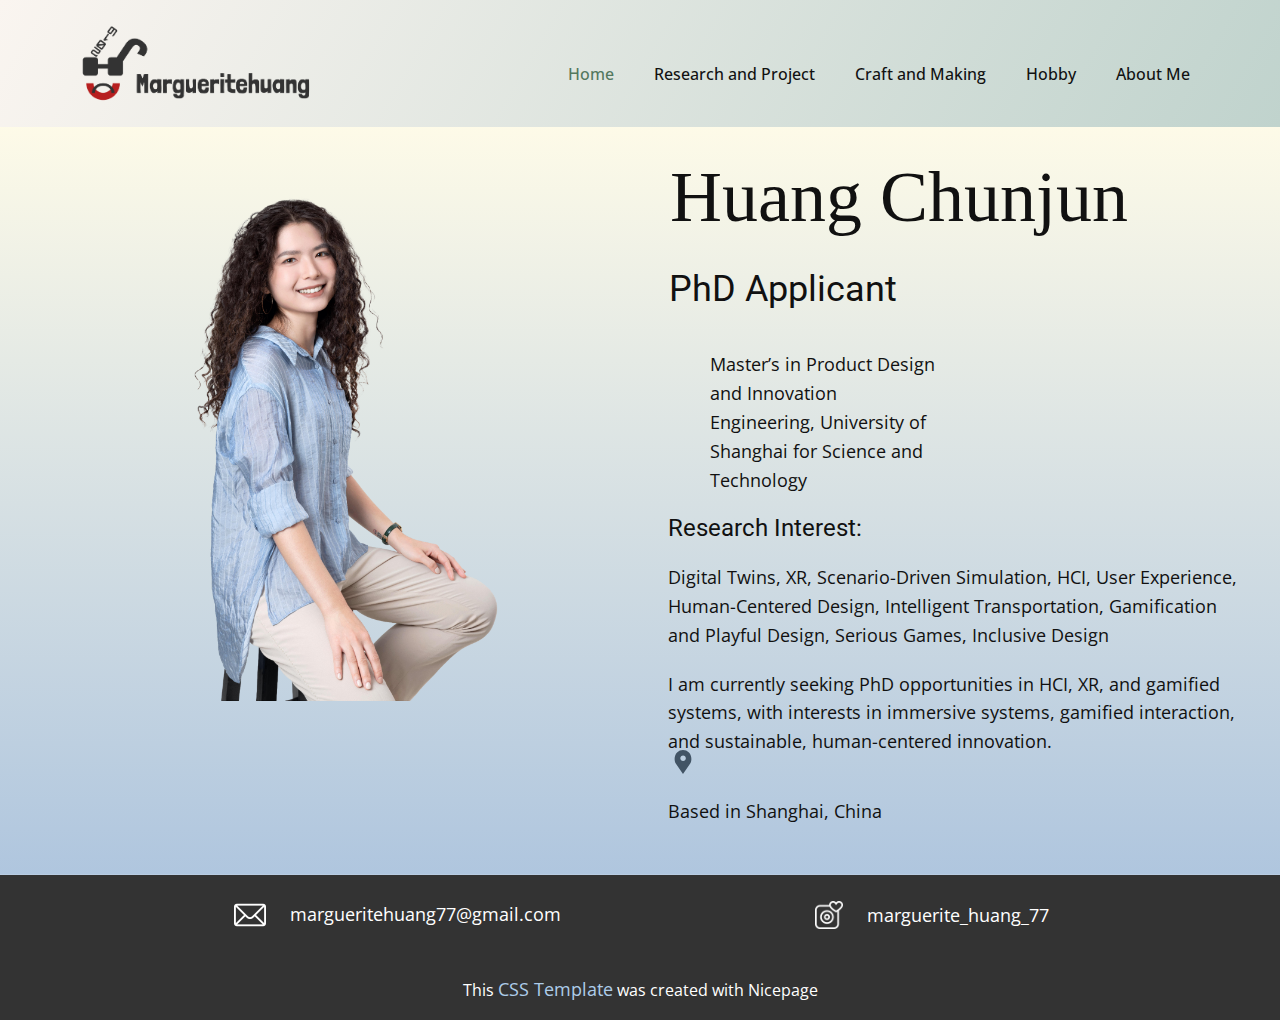
<file: index.html>
<!DOCTYPE html>
<html style="font-size: 16px;" lang="en"><head>
    <meta name="viewport" content="width=device-width, initial-scale=1.0">
    <meta charset="utf-8">
    <meta name="keywords" content="Huang Chunjun">
    <meta name="description" content="">
    <title>Home</title>
    <link rel="stylesheet" href="nicepage.css" media="screen">
<link rel="stylesheet" href="index.css" media="screen">
    <script class="u-script" type="text/javascript" src="jquery.js" defer=""></script>
    <script class="u-script" type="text/javascript" src="nicepage.js" defer=""></script>
    <meta name="generator" content="Nicepage 7.11.17, nicepage.com">
    
    
    
    <link id="u-page-google-font" rel="stylesheet" href="https://fonts.googleapis.com/css2?display=swap&amp;family=Roboto:ital,wght@0,100..900;1,100..900&amp;family=Open+Sans:ital,wght@0,300..800;1,300..800">
    <script type="application/ld+json">{
		"@context": "http://schema.org",
		"@type": "Organization",
		"name": "",
		"url": "/",
		"logo": "images/logo.png"
}</script>
    <meta name="theme-color" content="#478ac9">
    <meta property="og:title" content="Home">
    <meta property="og:type" content="website">
    <link rel="canonical" href="/">
  <meta data-intl-tel-input-cdn-path="intlTelInput/"></head>
  <body data-home-page="https://website6545272.nicepage.io/Home.html?version=6546fa74-c2d1-5164-3581-136b24a923b1" data-home-page-title="Home" data-path-to-root="./" data-include-products="false" class="u-body u-clearfix u-xl-mode" data-lang="en"><header class="u-clearfix u-gradient u-header u-image u-header" id="header"><div class="u-clearfix u-sheet u-valign-middle-lg u-valign-middle-md u-valign-middle-sm u-valign-middle-xs u-sheet-1">
        <a href="#" class="u-image u-logo u-image-1" data-image-width="5194" data-image-height="1913">
          <img src="images/logo.png" class="u-logo-image u-logo-image-1">
        </a>
        <nav class="u-menu u-menu-one-level u-offcanvas u-menu-1" role="navigation">
          <div class="menu-collapse" style="font-size: 1.125rem; letter-spacing: 0px; font-weight: 500;">
            <a class="u-button-style u-custom---text-active-color-var u-custom-border u-custom-border-color u-custom-borders u-custom-left-right-menu-spacing u-custom-padding-bottom u-custom-text-active-color u-custom-text-hover-color u-custom-text-shadow u-custom-top-bottom-menu-spacing u-hamburger-link u-nav-link u-text-active-palette-1-base u-text-hover-palette-2-base" href="#" tabindex="-1" aria-label="Open menu" aria-controls="c183">
              <svg class="u-svg-link" viewBox="0 0 24 24"><use xlink:href="#menu-hamburger"></use></svg>
              <svg class="u-svg-content" version="1.1" id="menu-hamburger" viewBox="0 0 16 16" x="0px" y="0px" xmlns:xlink="http://www.w3.org/1999/xlink" xmlns="http://www.w3.org/2000/svg"><g><rect y="1" width="16" height="2"></rect><rect y="7" width="16" height="2"></rect><rect y="13" width="16" height="2"></rect>
</g></svg>
            </a>
          </div>
          <div class="u-custom-menu u-nav-container" style="">
            <ul role="menubar" class="u-custom-font u-nav u-text-font u-unstyled u-nav-1"><li role="none" class="u-nav-item"><a role="menuitem" class="u-button-style u-nav-link u-text-active-color-var u-text-hover-custom-color-6" href="./" style="padding: 10px 20px; --text-active-color-var: #53785e;">Home</a>
</li><li role="none" class="u-nav-item" style=""><a role="menuitem" class="u-button-style u-nav-link u-text-active-color-var u-text-hover-custom-color-6" href="Research-and-Project.html" style="padding: 10px 20px; --text-active-color-var: #53785e;">Research and Project</a>
</li><li role="none" class="u-nav-item"><a role="menuitem" class="u-button-style u-nav-link u-text-active-color-var u-text-hover-custom-color-6" href="Craft-and-Making.html" style="padding: 10px 20px; --text-active-color-var: #53785e;">Craft and Making</a>
</li><li role="none" class="u-nav-item"><a role="menuitem" class="u-button-style u-nav-link u-text-active-color-var u-text-hover-custom-color-6" href="Hobby.html" style="padding: 10px 20px; --text-active-color-var: #53785e;">Hobby</a>
</li><li role="none" class="u-nav-item"><a role="menuitem" class="u-button-style u-nav-link u-text-active-color-var u-text-hover-custom-color-6" href="About-Me.html" style="padding: 10px 20px; --text-active-color-var: #53785e;">About Me</a>
</li></ul>
          </div>
          <div class="u-custom-menu u-nav-container-collapse" id="c183" role="region" aria-label="Menu panel">
            <div class="u-container-style u-inner-container-layout u-opacity u-opacity-var u-palette-5-dark-2 u-sidenav u-sidenav-1">
              <div class="u-inner-container-layout u-sidenav-overflow">
                <div class="u-menu-close" tabindex="-1" aria-label="Close menu"></div>
                <ul class="u-align-center u-nav u-popupmenu-items u-text-active-palette-3-light-2 u-unstyled u-nav-2" role="menubar"><li role="none" class="u-nav-item"><a role="menuitem" class="u-button-style u-nav-link" href="./">Home</a>
</li><li role="none" class="u-nav-item"><a role="menuitem" class="u-button-style u-nav-link" href="Research-and-Project.html">Research and Project</a>
</li><li role="none" class="u-nav-item"><a role="menuitem" class="u-button-style u-nav-link" href="Craft-and-Making.html">Craft and Making</a>
</li><li role="none" class="u-nav-item"><a role="menuitem" class="u-button-style u-nav-link" href="Hobby.html">Hobby</a>
</li><li role="none" class="u-nav-item"><a role="menuitem" class="u-button-style u-nav-link" href="About-Me.html">About Me</a>
</li></ul>
              </div>
            </div>
            <div class="u-black u-menu-overlay u-opacity u-opacity-var" style="--opacity: 0.7;"></div>
          </div>
        </nav>
      </div></header>
    <section class="u-clearfix u-gradient u-valign-middle-md u-valign-middle-xl u-section-1" id="block-1">
      <div class="data-layout-selected u-clearfix u-expanded-width u-layout-wrap u-layout-wrap-1">
        <div class="u-layout">
          <div class="u-layout-row">
            <div class="u-container-style u-layout-cell u-size-30 u-layout-cell-1">
              <div class="u-container-layout u-valign-middle-xs u-valign-top-lg u-valign-top-md u-valign-top-sm u-valign-top-xl u-container-layout-1">
                <img class="custom-expanded u-image u-image-default u-image-1" src="images/b52d15c9-b844-e92c-4c74-79f8d8a0dc03.png" alt="" data-image-width="1280" data-image-height="1920">
              </div>
            </div>
            <div class="u-container-style u-layout-cell u-size-30 u-layout-cell-2">
              <div class="u-container-layout u-valign-top-lg u-valign-top-md u-valign-top-sm u-valign-top-xs u-container-layout-2">
                <h1 class="u-custom-font u-text u-text-default u-text-1">Huang Chunjun</h1>
                <h3 class="u-custom-font u-text u-text-default u-text-2">PhD Applicant</h3>
                <p class="u-text u-text-3"> Master’s in Product Design and Innovation Engineering, University of Shanghai for Science and Technology</p>
                <h4 class="u-text u-text-default u-text-4">Research Interest:</h4>
                <p class="u-text u-text-5">Digital Twins, XR, Scenario-Driven Simulation, HCI, ​User Experience, Human-Centered Design, Intelligent Transportation, Gamification and Playful Design, ​Serious Games,&nbsp;Inclusive Design</p>
                <p class="u-text u-text-6">I am currently seeking PhD opportunities in HCI, XR, and gamified systems, with interests in immersive systems, gamified interaction, and sustainable, human-centered innovation.</p><span class="u-icon u-icon-rectangle u-text-palette-1-dark-2 u-icon-1"><svg class="u-svg-link" preserveAspectRatio="xMidYMin slice" viewBox="0 0 52 52" style=""><use xlink:href="#svg-c14f"></use></svg><svg class="u-svg-content" viewBox="0 0 52 52" x="0px" y="0px" id="svg-c14f" style="enable-background:new 0 0 52 52;"><path style="fill:currentColor;" d="M38.853,5.324L38.853,5.324c-7.098-7.098-18.607-7.098-25.706,0h0
	C6.751,11.72,6.031,23.763,11.459,31L26,52l14.541-21C45.969,23.763,45.249,11.72,38.853,5.324z M26.177,24c-3.314,0-6-2.686-6-6
	s2.686-6,6-6s6,2.686,6,6S29.491,24,26.177,24z"></path></svg></span>
                <p class="u-text u-text-default u-text-7">Based in Shanghai, China</p>
              </div>
            </div>
          </div>
        </div>
      </div>
    </section>
    
    
    
    <footer class="u-align-center u-clearfix u-container-align-center u-footer u-grey-80 u-footer" id="footer"><div class="u-clearfix u-sheet u-valign-middle-lg u-valign-middle-sm u-valign-middle-xs u-sheet-1"><span class="u-file-icon u-icon u-icon-rectangle u-icon-1"><img src="images/2097658-a40995e4.png" alt=""></span><span class="u-file-icon u-icon u-icon-rectangle u-icon-2"><img src="images/646094-251de927.png" alt=""></span>
        <p class="u-text u-text-default u-text-1"> margueritehuang77@gmail.com</p>
        <p class="u-text u-text-default u-text-2">marguerite_huang_77</p>
      </div></footer>
    <section class="u-backlink u-clearfix u-grey-80"> This <a href="https://nicepage.com/css-templates">CSS Template</a> was created with Nicepage 
    </section>
  
</body></html>
</file>
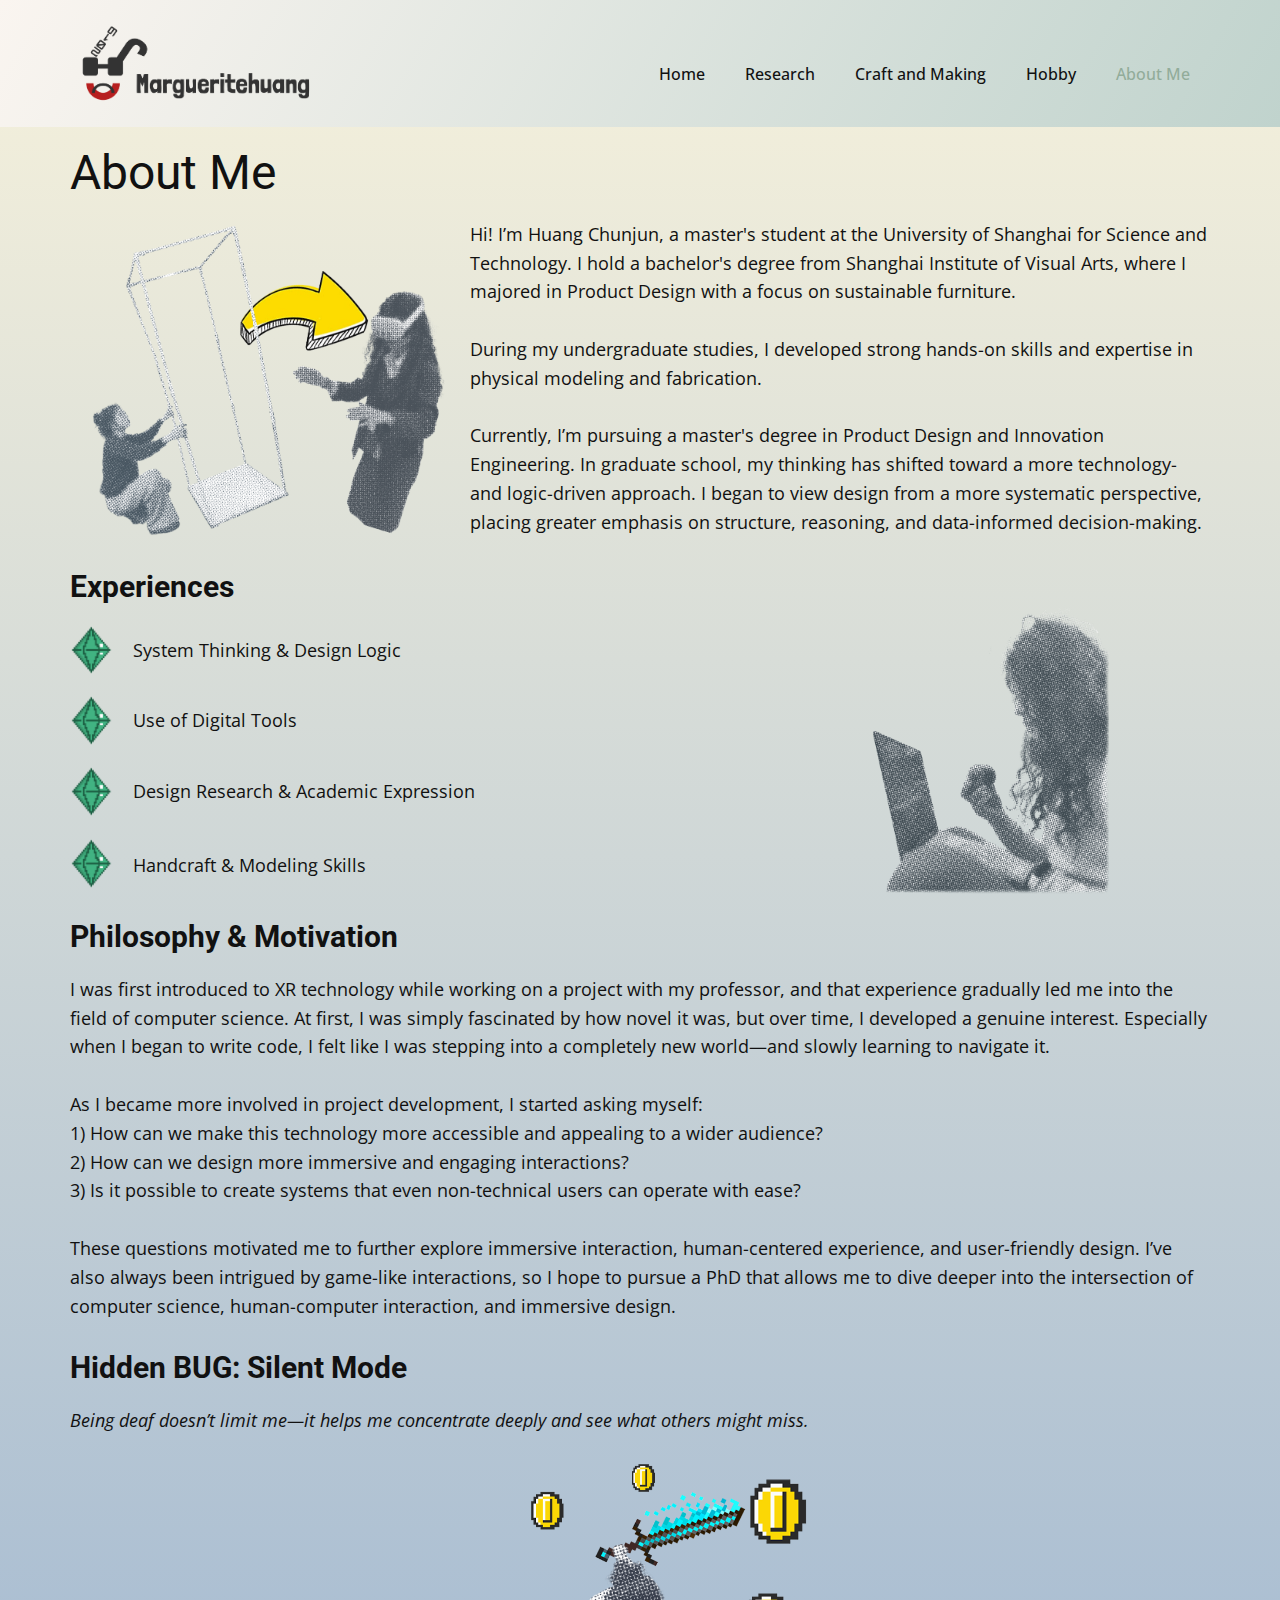
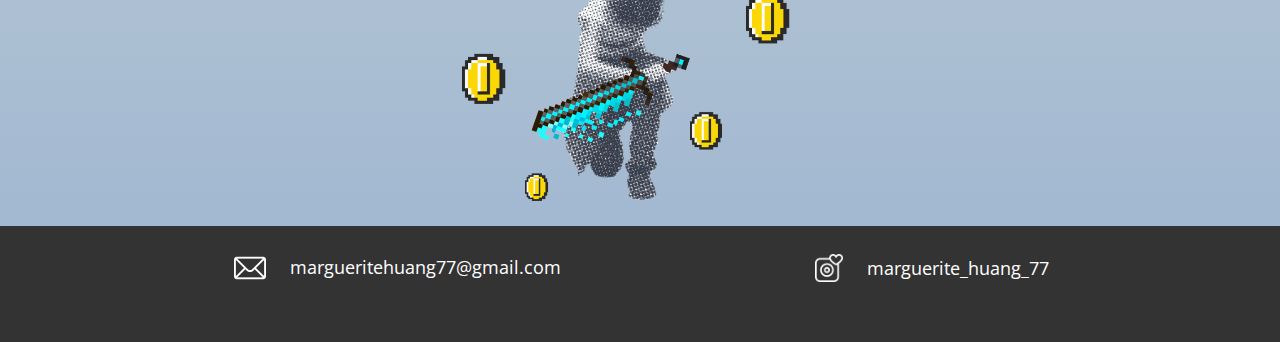
<file: About-Me.html>
<!DOCTYPE html>
<html style="font-size: 16px;" lang="en"><head>
    <meta name="viewport" content="width=device-width, initial-scale=1.0">
    <meta charset="utf-8">
    <meta name="keywords" content="Huang Chunjun">
    <meta name="description" content="">
    <title>About Me</title>
    <link rel="stylesheet" href="nicepage.css" media="screen">
<link rel="stylesheet" href="About-Me.css" media="screen">
    <script class="u-script" type="text/javascript" src="jquery.js" defer=""></script>
    <script class="u-script" type="text/javascript" src="nicepage.js" defer=""></script>
    <meta name="generator" content="Nicepage 7.11.17, nicepage.com">
    
    
    
    <link id="u-page-google-font" rel="stylesheet" href="https://fonts.googleapis.com/css2?display=swap&amp;family=Roboto:ital,wght@0,100..900;1,100..900&amp;family=Open+Sans:ital,wght@0,300..800;1,300..800">
    <script type="application/ld+json">{
		"@context": "http://schema.org",
		"@type": "Organization",
		"name": "",
		"logo": "images/logo.png"
}</script>
    <meta name="theme-color" content="#478ac9">
    <meta property="og:title" content="About Me">
    <meta property="og:type" content="website">
  <meta data-intl-tel-input-cdn-path="intlTelInput/"></head>
  <body data-path-to-root="./" data-include-products="false" class="u-body u-clearfix u-xl-mode" data-lang="en"><header class="u-clearfix u-gradient u-header u-image u-header" id="header"><div class="u-clearfix u-sheet u-valign-middle-lg u-valign-middle-md u-valign-middle-sm u-valign-middle-xs u-sheet-1">
        <a href="#" class="u-image u-logo u-image-1" data-image-width="5194" data-image-height="1913">
          <img src="images/logo.png" class="u-logo-image u-logo-image-1">
        </a>
        <nav class="u-menu u-menu-one-level u-offcanvas u-menu-1" role="navigation">
          <div class="menu-collapse" style="font-size: 1.125rem; letter-spacing: 0px; font-weight: 500;">
            <a class="u-button-style u-custom---text-active-color-var u-custom-border u-custom-border-color u-custom-borders u-custom-left-right-menu-spacing u-custom-padding-bottom u-custom-text-active-color u-custom-text-hover-color u-custom-text-shadow u-custom-top-bottom-menu-spacing u-hamburger-link u-nav-link u-text-active-palette-1-base u-text-hover-palette-2-base" href="#" tabindex="-1" aria-label="Open menu" aria-controls="c183">
              <svg class="u-svg-link" viewBox="0 0 24 24"><use xlink:href="#menu-hamburger"></use></svg>
              <svg class="u-svg-content" version="1.1" id="menu-hamburger" viewBox="0 0 16 16" x="0px" y="0px" xmlns:xlink="http://www.w3.org/1999/xlink" xmlns="http://www.w3.org/2000/svg"><g><rect y="1" width="16" height="2"></rect><rect y="7" width="16" height="2"></rect><rect y="13" width="16" height="2"></rect>
</g></svg>
            </a>
          </div>
          <div class="u-custom-menu u-nav-container" style="">
            <ul role="menubar" class="u-custom-font u-nav u-text-font u-unstyled u-nav-1"><li role="none" class="u-nav-item"><a role="menuitem" class="u-button-style u-nav-link u-text-active-color-var u-text-hover-custom-color-6" href="./" style="--text-active-color-var: #92ac9a; padding: 10px 20px;">Home</a>
</li><li role="none" class="u-nav-item" style=""><a role="menuitem" class="u-button-style u-nav-link u-text-active-color-var u-text-hover-custom-color-6" href="Research.html" style="--text-active-color-var: #92ac9a; padding: 10px 20px;">Research</a>
</li><li role="none" class="u-nav-item"><a role="menuitem" class="u-button-style u-nav-link u-text-active-color-var u-text-hover-custom-color-6" href="Craft-and-Making.html" style="--text-active-color-var: #92ac9a; padding: 10px 20px;">Craft and Making</a>
</li><li role="none" class="u-nav-item"><a role="menuitem" class="u-button-style u-nav-link u-text-active-color-var u-text-hover-custom-color-6" href="Hobby.html" style="--text-active-color-var: #92ac9a; padding: 10px 20px;">Hobby</a>
</li><li role="none" class="u-nav-item"><a role="menuitem" class="u-button-style u-nav-link u-text-active-color-var u-text-hover-custom-color-6" href="About-Me.html" style="--text-active-color-var: #92ac9a; padding: 10px 20px;">About Me</a>
</li></ul>
          </div>
          <div class="u-custom-menu u-nav-container-collapse" id="c183" role="region" aria-label="Menu panel">
            <div class="u-container-style u-inner-container-layout u-opacity u-opacity-var u-palette-5-dark-2 u-sidenav u-sidenav-1">
              <div class="u-inner-container-layout u-sidenav-overflow">
                <div class="u-menu-close" tabindex="-1" aria-label="Close menu"></div>
                <ul class="u-align-center-lg u-align-center-md u-align-center-sm u-align-center-xl u-align-left-xs u-nav u-popupmenu-items u-text-active-palette-3-light-2 u-unstyled u-nav-2" role="menubar"><li role="none" class="u-nav-item"><a role="menuitem" class="u-button-style u-nav-link" href="./">Home</a>
</li><li role="none" class="u-nav-item"><a role="menuitem" class="u-button-style u-nav-link" href="Research.html">Research</a>
</li><li role="none" class="u-nav-item"><a role="menuitem" class="u-button-style u-nav-link" href="Craft-and-Making.html">Craft and Making</a>
</li><li role="none" class="u-nav-item"><a role="menuitem" class="u-button-style u-nav-link" href="Hobby.html">Hobby</a>
</li><li role="none" class="u-nav-item"><a role="menuitem" class="u-button-style u-nav-link" href="About-Me.html">About Me</a>
</li></ul>
              </div>
            </div>
            <div class="u-black u-menu-overlay u-opacity u-opacity-var" style="--opacity: 0.7;"></div>
          </div>
        </nav>
      </div></header>
    <section class="u-clearfix u-gradient u-valign-bottom-lg u-valign-bottom-md u-valign-bottom-sm u-valign-bottom-xs u-section-1" id="block-5">
      <div class="u-clearfix u-sheet u-sheet-1">
        <h2 class="u-text u-text-1">About Me</h2>
        <img class="u-expanded-width-xs u-image u-image-contain u-image-default u-image-1" src="images/change-1.png" alt="" data-image-width="939" data-image-height="826">
        <p class="u-text u-text-2"> Hi! I’m Huang Chunjun, a master's student at the University of Shanghai for Science and Technology. I hold a bachelor's degree from Shanghai Institute of Visual Arts, where I majored in Product Design with a focus on sustainable furniture.&nbsp;<br>
          <br>During my undergraduate studies, I developed strong hands-on skills and expertise in physical modeling and fabrication.&nbsp;<br>
          <br>Currently, I’m pursuing a master's degree in Product Design and Innovation Engineering. In graduate school, my thinking has shifted toward a more technology- and logic-driven approach. I began to view design from a more systematic perspective, placing greater emphasis on structure, reasoning, and data-informed decision-making.
        </p>
        <h3 class="u-text u-text-3">Experiences<span style="font-weight: 700;"></span>
        </h3>
        <img class="u-image u-image-contain u-image-default u-image-2" src="images/-1.png" alt="" data-image-width="750" data-image-height="887">
        <p class="u-text u-text-4">System Thinking &amp; Design Logic </p>
        <img class="u-image u-image-contain u-image-default u-image-3" src="images/-1.png" alt="" data-image-width="750" data-image-height="887">
        <p class="u-text u-text-5">Use of Digital Tools</p>
        <img class="u-image u-image-contain u-image-default u-image-4" src="images/-1.png" alt="" data-image-width="750" data-image-height="887">
        <p class="u-text u-text-6"> Design Research &amp; Academic Expression</p>
        <img class="u-image u-image-contain u-image-default u-image-5" src="images/-1.png" alt="" data-image-width="750" data-image-height="887">
        <p class="u-text u-text-7"> Handcraft &amp; Modeling Skills</p>
        <img class="u-image u-image-contain u-image-default u-image-6" src="images/3.png" alt="" data-image-width="755" data-image-height="820">
        <h3 class="u-align-left u-text u-text-default u-text-8"> Philosophy &amp; Motivation</h3>
        <p class="u-align-left u-text u-text-default u-text-9"> I was first introduced to XR technology while working on a project with my professor, and that experience gradually led me into the field of computer science. At first, I was simply fascinated by how novel it was, but over time, I developed a genuine interest. Especially when I began to write code, I felt like I was stepping into a completely new world—and slowly learning to navigate it.&nbsp;<br>
          <br>As I became more involved in project development, I started asking myself:&nbsp;<br>1) How can we make this technology more accessible and appealing to a wider audience?&nbsp;<br>2) How can we design more immersive and engaging interactions?&nbsp;<br>3) Is it possible to create systems that even non-technical users can operate with ease?&nbsp;<br>
          <br>These questions motivated me to further explore immersive interaction, human-centered experience, and user-friendly design.
I’ve also always been intrigued by game-like interactions, so I hope to pursue a PhD that allows me to dive deeper into the intersection of computer science, human-computer interaction, and immersive design.
        </p>
        <h3 class="u-align-left u-text u-text-default u-text-10"> Hidden BUG: Silent Mode</h3>
        <p class="u-align-left u-text u-text-default u-text-11"> Being deaf doesn’t limit me—it helps me concentrate deeply and see what others might miss.</p>
        <img class="u-image u-image-contain u-image-default u-image-7" src="images/5.png" alt="" data-image-width="673" data-image-height="638">
      </div>
    </section>
    
    
    
    <footer class="u-align-center u-clearfix u-container-align-center u-footer u-grey-80 u-footer" id="footer"><div class="u-clearfix u-sheet u-valign-middle-lg u-valign-middle-sm u-valign-middle-xl u-valign-middle-xs u-sheet-1"><span class="u-file-icon u-icon u-icon-rectangle u-icon-1"><img src="images/2097658-a40995e4.png" alt=""></span><span class="u-file-icon u-icon u-icon-rectangle u-icon-2"><img src="images/646094-251de927.png" alt=""></span>
        <p class="u-text u-text-default u-text-1"> margueritehuang77@gmail.com</p>
        <p class="u-text u-text-default u-text-2">marguerite_huang_77</p>
      </div></footer>
    <section class="u-backlink u-clearfix u-grey-80"></section>
  
</body></html>
</file>
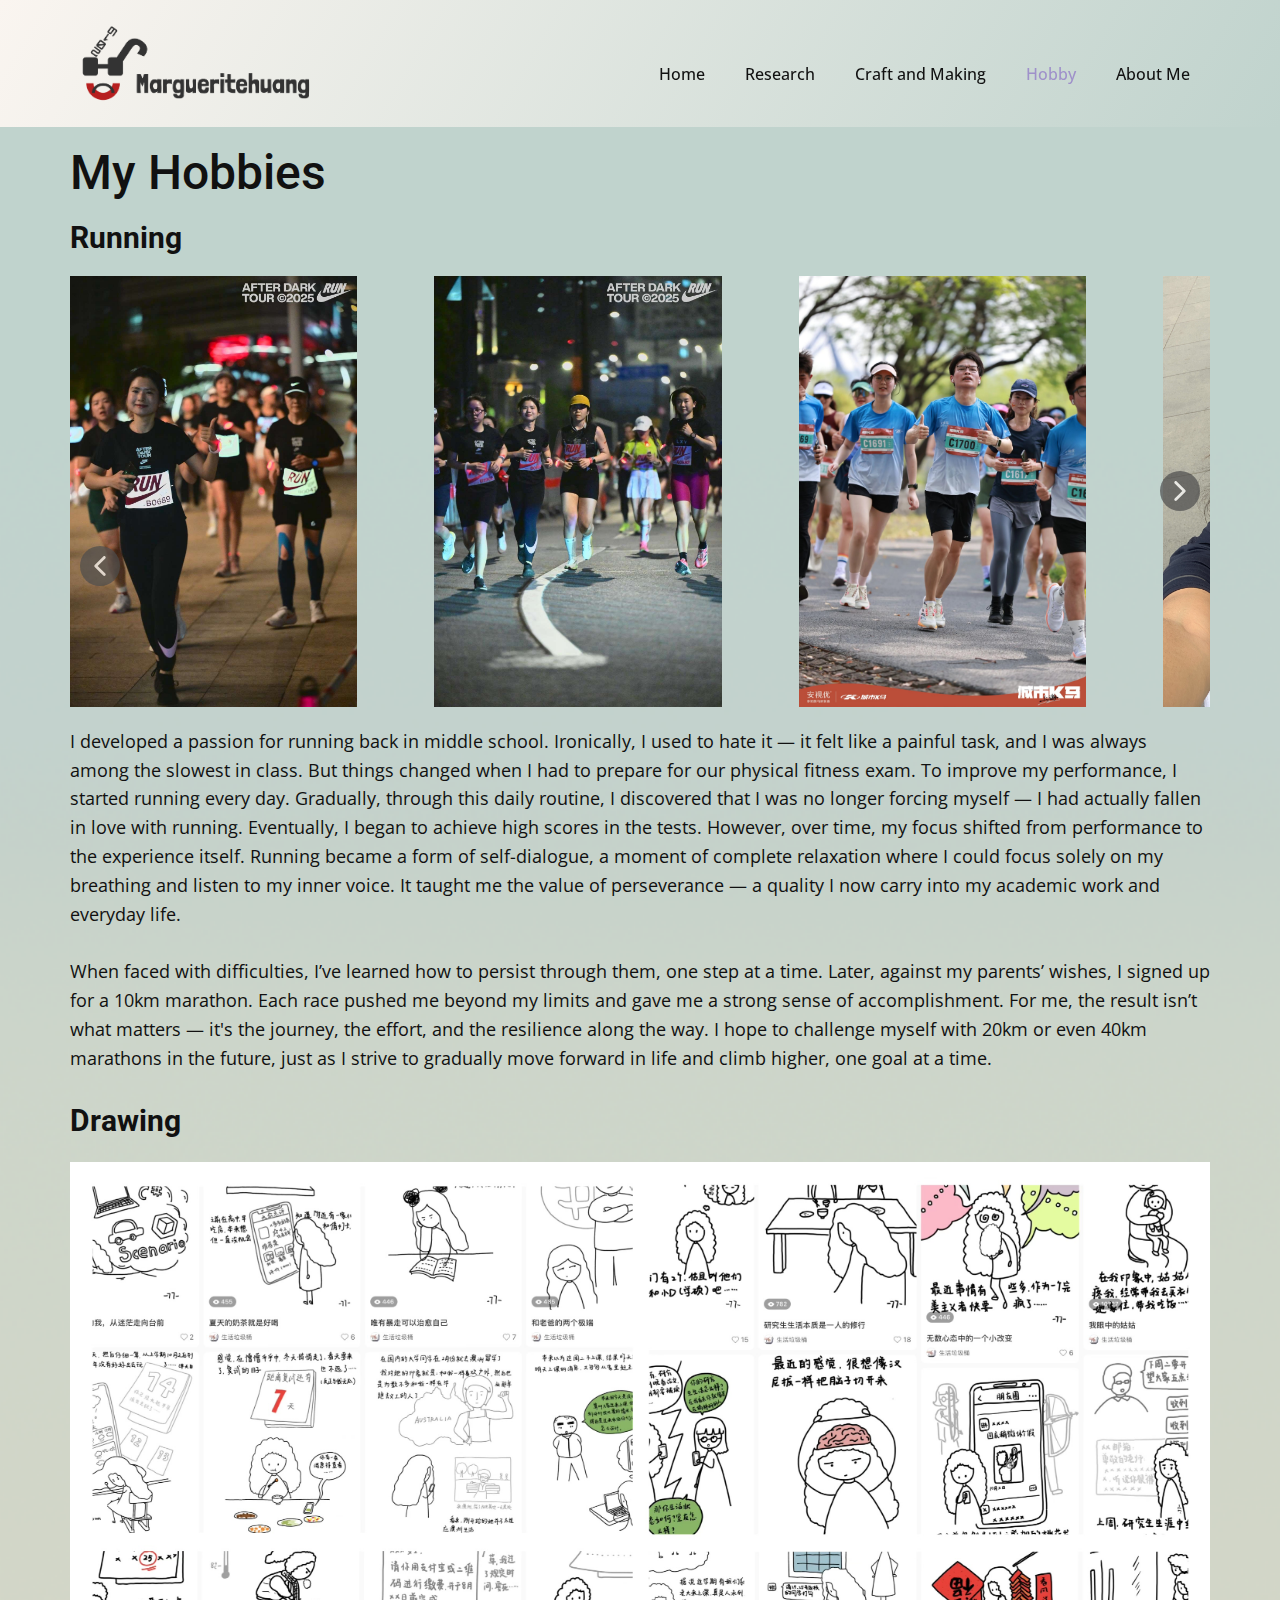
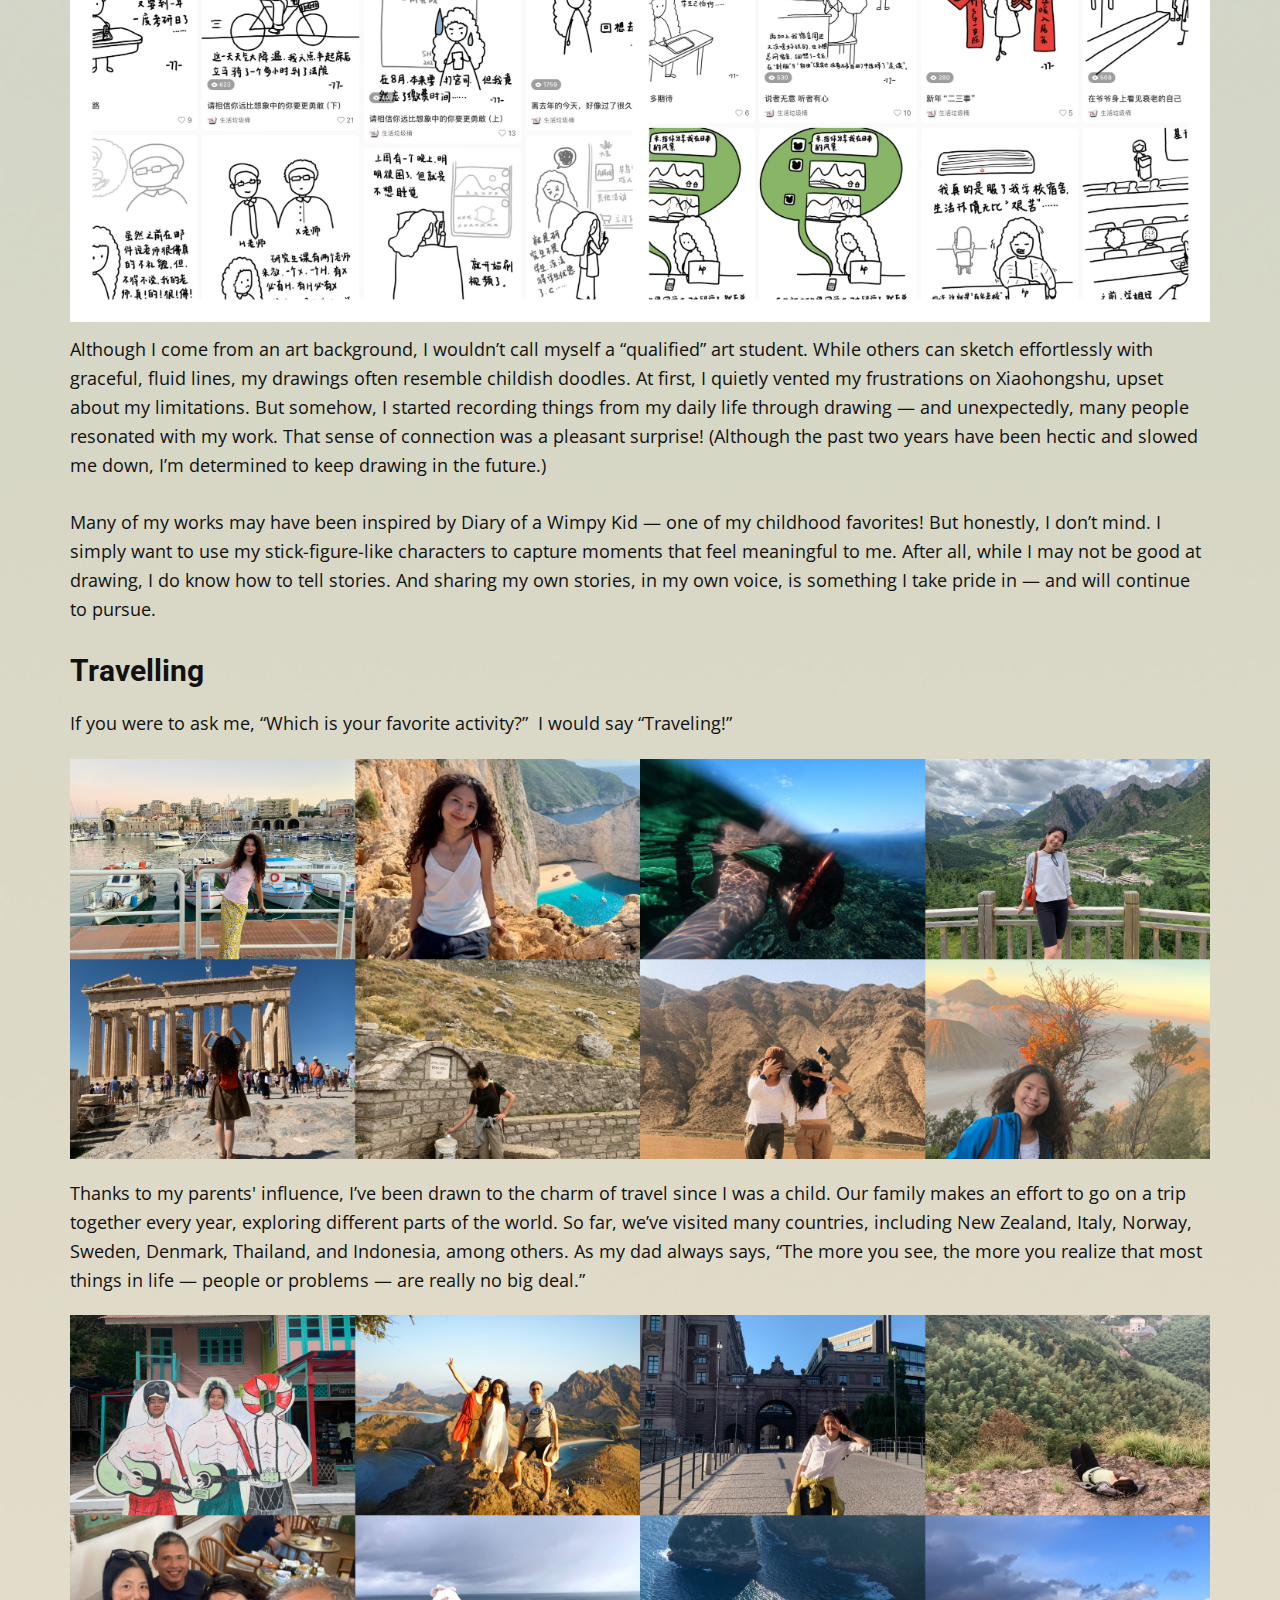
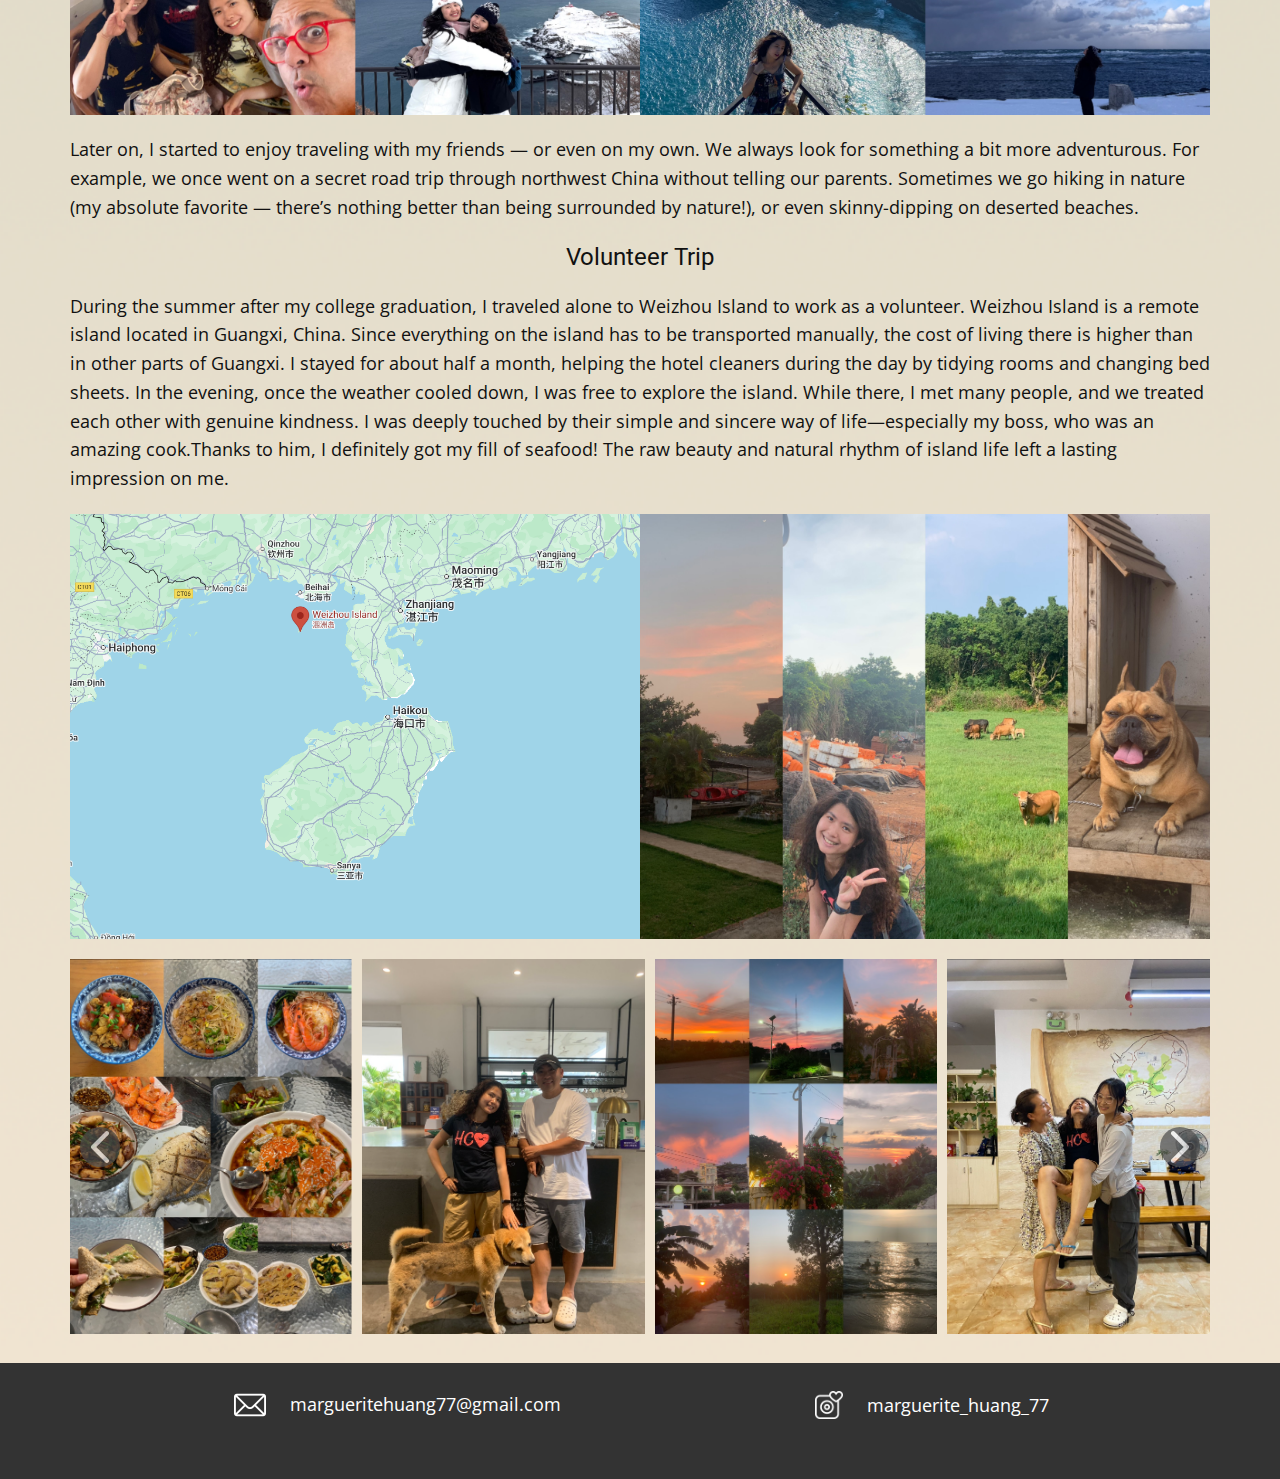
<file: Hobby.html>
<!DOCTYPE html>
<html style="font-size: 16px;" lang="en"><head>
    <meta name="viewport" content="width=device-width, initial-scale=1.0">
    <meta charset="utf-8">
    <meta name="keywords" content="INTUITIVE">
    <meta name="description" content="">
    <title>Hobby</title>
    <link rel="stylesheet" href="nicepage.css" media="screen">
<link rel="stylesheet" href="Hobby.css" media="screen">
    <script class="u-script" type="text/javascript" src="jquery.js" defer=""></script>
    <script class="u-script" type="text/javascript" src="nicepage.js" defer=""></script>
    <meta name="generator" content="Nicepage 7.11.15, nicepage.com">
    
    
    
    <link id="u-theme-google-font" rel="stylesheet" href="https://fonts.googleapis.com/css?family=Roboto:100,100i,200,200i,300,300i,400,400i,500,500i,600,600i,700,700i,800,800i,900,900i|Open+Sans:300,300i,400,400i,500,500i,600,600i,700,700i,800,800i">
    <script type="application/ld+json">{
		"@context": "http://schema.org",
		"@type": "Organization",
		"name": "",
		"logo": "images/logo.png"
}</script>
    <meta name="theme-color" content="#478ac9">
    <meta property="og:title" content="Hobby">
    <meta property="og:type" content="website">
  <meta data-intl-tel-input-cdn-path="intlTelInput/"></head>
  <body data-path-to-root="./" data-include-products="false" class="u-body u-clearfix u-xl-mode" data-lang="en"><header class="u-clearfix u-gradient u-header u-image u-header" id="header"><div class="u-clearfix u-sheet u-valign-middle-lg u-valign-middle-md u-valign-middle-sm u-valign-middle-xs u-sheet-1">
        <a href="#" class="u-image u-logo u-image-1" data-image-width="5194" data-image-height="1913">
          <img src="images/logo.png" class="u-logo-image u-logo-image-1">
        </a>
        <nav class="u-menu u-menu-one-level u-offcanvas u-menu-1" role="navigation" data-custom-animation="{&quot;animation&quot;:{&quot;XXL&quot;:{&quot;steps&quot;:[],&quot;hidden&quot;:false,&quot;start&quot;:{&quot;at&quot;:&quot;bottom&quot;,&quot;off&quot;:0},&quot;end&quot;:{&quot;at&quot;:&quot;top&quot;,&quot;off&quot;:0}},&quot;XL&quot;:{&quot;steps&quot;:[{&quot;dist&quot;:0.5,&quot;skip&quot;:0,&quot;blur&quot;:0,&quot;sticky&quot;:false,&quot;fixed&quot;:true,&quot;mx&quot;:0,&quot;my&quot;:0,&quot;op&quot;:0,&quot;rot&quot;:0,&quot;sx&quot;:1,&quot;sy&quot;:1,&quot;bgy&quot;:0}],&quot;hidden&quot;:false,&quot;start&quot;:{&quot;at&quot;:&quot;middle&quot;,&quot;off&quot;:0},&quot;end&quot;:{&quot;at&quot;:&quot;top&quot;,&quot;off&quot;:0}},&quot;LG&quot;:{&quot;steps&quot;:[],&quot;hidden&quot;:false,&quot;start&quot;:{&quot;at&quot;:&quot;bottom&quot;,&quot;off&quot;:0},&quot;end&quot;:{&quot;at&quot;:&quot;top&quot;,&quot;off&quot;:0}},&quot;MD&quot;:{&quot;steps&quot;:[],&quot;hidden&quot;:false,&quot;start&quot;:{&quot;at&quot;:&quot;bottom&quot;,&quot;off&quot;:0},&quot;end&quot;:{&quot;at&quot;:&quot;top&quot;,&quot;off&quot;:0}},&quot;SM&quot;:{&quot;steps&quot;:[],&quot;hidden&quot;:true,&quot;start&quot;:{&quot;at&quot;:&quot;bottom&quot;,&quot;off&quot;:0},&quot;end&quot;:{&quot;at&quot;:&quot;top&quot;,&quot;off&quot;:0}},&quot;XS&quot;:{&quot;steps&quot;:[],&quot;hidden&quot;:true,&quot;start&quot;:{&quot;at&quot;:&quot;bottom&quot;,&quot;off&quot;:0},&quot;end&quot;:{&quot;at&quot;:&quot;top&quot;,&quot;off&quot;:0}}},&quot;container&quot;:&quot;&quot;}">
          <div class="menu-collapse" style="font-size: 1.125rem; letter-spacing: 0px; font-weight: 500;">
            <a class="u-button-style u-custom-left-right-menu-spacing u-custom-padding-bottom u-custom-text-active-color u-custom-text-hover-color u-custom-top-bottom-menu-spacing u-hamburger-link u-nav-link u-text-active-palette-1-base u-text-hover-palette-2-base" href="#" tabindex="-1" aria-label="Open menu" aria-controls="c183">
              <svg class="u-svg-link" viewBox="0 0 24 24"><use xlink:href="#menu-hamburger"></use></svg>
              <svg class="u-svg-content" version="1.1" id="menu-hamburger" viewBox="0 0 16 16" x="0px" y="0px" xmlns:xlink="http://www.w3.org/1999/xlink" xmlns="http://www.w3.org/2000/svg"><g><rect y="1" width="16" height="2"></rect><rect y="7" width="16" height="2"></rect><rect y="13" width="16" height="2"></rect>
</g></svg>
            </a>
          </div>
          <div class="u-custom-menu u-nav-container">
            <ul class="u-custom-font u-nav u-text-font u-unstyled u-nav-1" role="menubar" data-animation-name="fadeIn" data-animation-duration="1000" data-animation-delay="0"><li role="none" class="u-nav-item"><a role="menuitem" class="u-button-style u-nav-link u-text-active-custom-color-4 u-text-hover-custom-color-4" href="./" style="padding: 10px 20px;">Home</a>
</li><li role="none" class="u-nav-item"><a role="menuitem" class="u-button-style u-nav-link u-text-active-custom-color-4 u-text-hover-custom-color-4" href="Research.html" style="padding: 10px 20px;">Research</a>
</li><li role="none" class="u-nav-item"><a role="menuitem" class="u-button-style u-nav-link u-text-active-custom-color-4 u-text-hover-custom-color-4" href="Craft-and-Making.html" style="padding: 10px 20px;">Craft and Making</a>
</li><li role="none" class="u-nav-item"><a role="menuitem" class="u-button-style u-nav-link u-text-active-custom-color-4 u-text-hover-custom-color-4" href="Hobby.html" style="padding: 10px 20px;">Hobby</a>
</li><li role="none" class="u-nav-item"><a role="menuitem" class="u-button-style u-nav-link u-text-active-custom-color-4 u-text-hover-custom-color-4" href="About-Me.html" style="padding: 10px 20px;">About Me</a>
</li></ul>
          </div>
          <div class="u-custom-menu u-nav-container-collapse" id="c183" role="region" aria-label="Menu panel">
            <div class="u-black u-container-style u-inner-container-layout u-opacity u-opacity-95 u-sidenav">
              <div class="u-inner-container-layout u-sidenav-overflow">
                <div class="u-menu-close" tabindex="-1" aria-label="Close menu"></div>
                <ul class="u-align-center u-nav u-popupmenu-items u-unstyled u-nav-2" role="menubar"><li role="none" class="u-nav-item"><a role="menuitem" class="u-button-style u-nav-link" href="./">Home</a>
</li><li role="none" class="u-nav-item"><a role="menuitem" class="u-button-style u-nav-link" href="Research.html">Research</a>
</li><li role="none" class="u-nav-item"><a role="menuitem" class="u-button-style u-nav-link" href="Craft-and-Making.html">Craft and Making</a>
</li><li role="none" class="u-nav-item"><a role="menuitem" class="u-button-style u-nav-link" href="Hobby.html">Hobby</a>
</li><li role="none" class="u-nav-item"><a role="menuitem" class="u-button-style u-nav-link" href="About-Me.html">About Me</a>
</li></ul>
              </div>
            </div>
            <div class="u-black u-menu-overlay u-opacity u-opacity-70"></div>
          </div>
        </nav>
      </div></header>
    <section class="u-clearfix u-image u-section-1" id="block-2">
      <div class="u-clearfix u-sheet u-sheet-1">
        <h2 class="u-align-left-lg u-align-left-md u-align-left-sm u-align-left-xs u-text u-text-default u-text-1">My Hobbies</h2>
        <h3 class="u-align-left-lg u-align-left-md u-align-left-sm u-align-left-xs u-text u-text-default u-text-2">Running</h3>
        <div class="u-expanded-width u-gallery u-layout-horizontal u-lightbox u-no-transition u-show-text-none u-gallery-1" id="carousel-b8cb">
          <div class="u-gallery-inner u-gallery-inner-1" role="listbox"><div class="u-effect-hover-zoom u-gallery-item u-shape-rectangle u-gallery-item-1" data-animation-name="" data-animation-duration="0" data-animation-delay="0" data-animation-direction=""><div class="u-back-slide"><img class="u-back-image" src="images/IMG_9692.JPG" data-image-width="1080" data-image-height="1620">
</div><div class="u-align-center-lg u-align-center-md u-align-center-sm u-align-center-xs u-over-slide u-shading u-valign-bottom-lg u-over-slide-1"></div>
</div><div class="u-effect-hover-zoom u-gallery-item u-shape-rectangle u-gallery-item-2" data-animation-name="" data-animation-duration="0" data-animation-delay="0" data-animation-direction=""><div class="u-back-slide"><img class="u-back-image" src="images/2C1E7AAD218D6C4C8300C4B2D813EFC2.png" data-image-width="1080" data-image-height="1620">
</div><div class="u-align-center-lg u-align-center-md u-align-center-sm u-align-center-xs u-over-slide u-shading u-valign-bottom-lg u-over-slide-2"></div>
</div><div class="u-effect-hover-zoom u-gallery-item u-shape-rectangle u-gallery-item-3" data-animation-name="" data-animation-duration="0" data-animation-delay="0" data-animation-direction=""><div class="u-back-slide"><img class="u-back-image" src="images/41fc459ect416d3273c4b50732ad957e.jpg" data-image-width="1600" data-image-height="2399">
</div><div class="u-align-center-lg u-align-center-md u-align-center-sm u-align-center-xs u-over-slide u-shading u-valign-bottom-lg u-over-slide-3"></div>
</div><div class="u-effect-hover-zoom u-gallery-item u-shape-rectangle u-gallery-item-4" data-animation-name="" data-animation-duration="0" data-animation-delay="0" data-animation-direction=""><div class="u-back-slide"><img class="u-back-image" src="images/IMG_9342.JPG" data-image-width="2316" data-image-height="3088">
</div><div class="u-align-center-lg u-align-center-md u-align-center-sm u-align-center-xs u-over-slide u-shading u-valign-bottom-lg u-over-slide-4"></div>
</div></div>
          <a class="u-gallery-nav u-gallery-nav-prev u-grey-70 u-icon-circle u-opacity u-opacity-70 u-spacing-10 u-text-white u-gallery-nav-1" href="#" role="button"><span aria-hidden="true">
              <svg viewBox="0 0 451.847 451.847"><path d="M97.141,225.92c0-8.095,3.091-16.192,9.259-22.366L300.689,9.27c12.359-12.359,32.397-12.359,44.751,0
c12.354,12.354,12.354,32.388,0,44.748L173.525,225.92l171.903,171.909c12.354,12.354,12.354,32.391,0,44.744
c-12.354,12.365-32.386,12.365-44.745,0l-194.29-194.281C100.226,242.115,97.141,234.018,97.141,225.92z"></path></svg></span><span class="sr-only">
              <svg viewBox="0 0 451.847 451.847"><path d="M97.141,225.92c0-8.095,3.091-16.192,9.259-22.366L300.689,9.27c12.359-12.359,32.397-12.359,44.751,0
c12.354,12.354,12.354,32.388,0,44.748L173.525,225.92l171.903,171.909c12.354,12.354,12.354,32.391,0,44.744
c-12.354,12.365-32.386,12.365-44.745,0l-194.29-194.281C100.226,242.115,97.141,234.018,97.141,225.92z"></path></svg></span>
          </a>
          <a class="u-absolute-vcenter u-gallery-nav u-gallery-nav-next u-grey-70 u-icon-circle u-opacity u-opacity-70 u-spacing-10 u-text-white u-gallery-nav-2" href="#" role="button"><span aria-hidden="true">
              <svg viewBox="0 0 451.846 451.847"><path d="M345.441,248.292L151.154,442.573c-12.359,12.365-32.397,12.365-44.75,0c-12.354-12.354-12.354-32.391,0-44.744
L278.318,225.92L106.409,54.017c-12.354-12.359-12.354-32.394,0-44.748c12.354-12.359,32.391-12.359,44.75,0l194.287,194.284
c6.177,6.18,9.262,14.271,9.262,22.366C354.708,234.018,351.617,242.115,345.441,248.292z"></path></svg></span><span class="sr-only">
              <svg viewBox="0 0 451.846 451.847"><path d="M345.441,248.292L151.154,442.573c-12.359,12.365-32.397,12.365-44.75,0c-12.354-12.354-12.354-32.391,0-44.744
L278.318,225.92L106.409,54.017c-12.354-12.359-12.354-32.394,0-44.748c12.354-12.359,32.391-12.359,44.75,0l194.287,194.284
c6.177,6.18,9.262,14.271,9.262,22.366C354.708,234.018,351.617,242.115,345.441,248.292z"></path></svg></span>
          </a>
        </div>
        <p class="u-text u-text-default-xl u-text-3"> I developed a passion for running back in middle school. Ironically, I used to hate it — it felt like a painful task, and I was always among the slowest in class.
But things changed when I had to prepare for our physical fitness exam. To improve my performance, I started running every day. Gradually, through this daily routine, I discovered that I was no longer forcing myself — I had actually fallen in love with running.
Eventually, I began to achieve high scores in the tests. However, over time, my focus shifted from performance to the experience itself. Running became a form of self-dialogue, a moment of complete relaxation where I could focus solely on my breathing and listen to my inner voice. It taught me the value of perseverance — a quality I now carry into my academic work and everyday life.<br>
          <br>When faced with difficulties, I’ve learned how to persist through them, one step at a time.
Later, against my parents’ wishes, I signed up for a 10km marathon. Each race pushed me beyond my limits and gave me a strong sense of accomplishment. For me, the result isn’t what matters — it's the journey, the effort, and the resilience along the way. I hope to challenge myself with 20km or even 40km marathons in the future, just as I strive to gradually move forward in life and climb higher, one goal at a time.
        </p>
        <h3 class="u-align-left-md u-align-left-sm u-align-left-xs u-text u-text-default u-text-4">Drawing</h3>
        <img class="u-expanded-width u-image u-image-contain u-image-default u-image-1" src="images/IMG_2549.JPG" alt="" data-image-width="2948" data-image-height="1965">
        <p class="u-align-left-xs u-text u-text-5"> Although I come from an art background, I wouldn’t call myself a “qualified” art student. While others can sketch effortlessly with graceful, fluid lines, my drawings often resemble childish doodles.
At first, I quietly vented my frustrations on Xiaohongshu, upset about my limitations. But somehow, I started recording things from my daily life through drawing — and unexpectedly, many people resonated with my work. That sense of connection was a pleasant surprise! (Although the past two years have been hectic and slowed me down, I’m determined to keep drawing in the future.)&nbsp;<br>
          <br>Many of my works may have been inspired by Diary of a Wimpy Kid — one of my childhood favorites! But honestly, I don’t mind. I simply want to use my stick-figure-like characters to capture moments that feel meaningful to me.
After all, while I may not be good at drawing, I do know how to tell stories. And sharing my own stories, in my own voice, is something I take pride in — and will continue to pursue.
        </p>
        <h3 class="u-align-left-xs u-text u-text-default u-text-6">Travelling</h3>
        <p class="u-align-left-xs u-text u-text-default u-text-7"> If you were to ask me, “Which is your favorite activity?”&nbsp; I would say “Traveling!”</p>
        <div class="data-layout-selected u-align-left-md u-align-left-sm u-clearfix u-expanded-width u-layout-wrap u-layout-wrap-1">
          <div class="u-layout">
            <div class="u-layout-row">
              <div class="u-container-align-center u-container-style u-image u-layout-cell u-size-30 u-image-2" data-image-width="2948" data-image-height="2211">
                <div class="u-container-layout u-container-layout-1"></div>
              </div>
              <div class="u-container-align-center u-container-style u-image u-layout-cell u-size-30 u-image-3" data-image-width="2948" data-image-height="2211">
                <div class="u-container-layout u-container-layout-2"></div>
              </div>
            </div>
          </div>
        </div>
        <p class="u-align-left-xs u-text u-text-default-lg u-text-default-xl u-text-8"> Thanks to my parents' influence, I’ve been drawn to the charm of travel since I was a child. Our family makes an effort to go on a trip together every year, exploring different parts of the world. So far, we’ve visited many countries, including New Zealand, Italy, Norway, Sweden, Denmark, Thailand, and Indonesia, among others. As my dad always says, “The more you see, the more you realize that most things in life — people or problems — are really no big deal.”</p>
        <div class="data-layout-selected u-clearfix u-expanded-width u-layout-wrap u-layout-wrap-2">
          <div class="u-layout">
            <div class="u-layout-row">
              <div class="u-container-align-center u-container-style u-image u-layout-cell u-size-30 u-image-4" data-image-width="2948" data-image-height="2211">
                <div class="u-container-layout u-container-layout-3"></div>
              </div>
              <div class="u-container-align-center u-container-style u-image u-layout-cell u-size-30 u-image-5" data-image-width="2948" data-image-height="2211">
                <div class="u-container-layout u-container-layout-4"></div>
              </div>
            </div>
          </div>
        </div>
        <p class="u-align-left-xs u-text u-text-default-xl u-text-9"> Later on, I started to enjoy traveling with my friends — or even on my own. We always look for something a bit more adventurous. For example, we once went on a secret road trip through northwest China without telling our parents. Sometimes we go hiking in nature (my absolute favorite — there’s nothing better than being surrounded by nature!), or even skinny-dipping on deserted beaches.</p>
        <h4 class="u-align-center u-text u-text-default u-text-10">Volunteer Trip</h4>
        <p class="u-align-left u-text u-text-default-xl u-text-11"> During the summer after my college graduation, I traveled alone to Weizhou Island to work as a volunteer. Weizhou Island is a remote island located in Guangxi, China. Since everything on the island has to be transported manually, the cost of living there is higher than in other parts of Guangxi. I stayed for about half a month, helping the hotel cleaners during the day by tidying rooms and changing bed sheets. In the evening, once the weather cooled down, I was free to explore the island.
While there, I met many people, and we treated each other with genuine kindness. I was deeply touched by their simple and sincere way of life—especially my boss, who was an amazing cook.Thanks to him, I definitely got my fill of seafood! The raw beauty and natural rhythm of island life left a lasting impression on me.</p>
        <div class="data-layout-selected u-clearfix u-expanded-width u-layout-wrap u-layout-wrap-3">
          <div class="u-layout">
            <div class="u-layout-row">
              <div class="u-container-align-center u-container-style u-image u-layout-cell u-size-30 u-image-6" data-image-width="2411" data-image-height="1549">
                <div class="u-container-layout u-container-layout-5"></div>
              </div>
              <div class="u-container-align-center u-container-style u-image u-layout-cell u-size-30 u-image-7" data-image-width="2948" data-image-height="2211">
                <div class="u-container-layout u-container-layout-6"></div>
              </div>
            </div>
          </div>
        </div>
        <div class="u-expanded-width u-gallery u-layout-horizontal u-lightbox u-no-transition u-show-text-on-hover u-gallery-2">
          <div class="u-gallery-inner u-gallery-inner-2"><div class="u-effect-fade u-gallery-item u-gallery-item-5"><div class="u-back-slide" data-image-width="1242" data-image-height="1654"><img class="u-back-image" src="images/IMG_2552.PNG">
</div><div class="u-over-slide u-shading u-over-slide-5"></div>
</div><div class="u-effect-fade u-gallery-item u-gallery-item-6"><div class="u-back-slide" data-image-width="1242" data-image-height="1646"><img class="u-back-image" src="images/IMG_2556.PNG">
</div><div class="u-over-slide u-shading u-over-slide-6"></div>
</div><div class="u-effect-fade u-gallery-item u-gallery-item-7"><div class="u-back-slide" data-image-width="1242" data-image-height="1650"><img class="u-back-image" src="images/IMG_2553.PNG">
</div><div class="u-over-slide u-shading u-over-slide-7"></div>
</div><div class="u-effect-fade u-gallery-item u-gallery-item-8"><div class="u-back-slide" data-image-width="1242" data-image-height="1654"><img class="u-back-image" src="images/IMG_2551.PNG">
</div><div class="u-over-slide u-shading u-over-slide-8"></div>
</div><div class="u-effect-fade u-gallery-item u-gallery-item-9"><div class="u-back-slide" data-image-width="1242" data-image-height="1615"><img class="u-back-image" src="images/IMG_2554.PNG">
</div><div class="u-over-slide u-shading u-over-slide-9"></div>
</div><div class="u-effect-fade u-gallery-item u-gallery-item-10"><div class="u-back-slide" data-image-width="1242" data-image-height="1643"><img class="u-back-image" src="images/IMG_2550.PNG">
</div><div class="u-over-slide u-shading u-over-slide-10"></div>
</div></div>
          <a class="u-absolute-vcenter u-gallery-nav u-gallery-nav-prev u-grey-70 u-icon-circle u-opacity u-opacity-70 u-spacing-10 u-text-white u-gallery-nav-3" href="#" role="button"><span aria-hidden="true">
              <svg viewBox="0 0 451.847 451.847"><path d="M97.141,225.92c0-8.095,3.091-16.192,9.259-22.366L300.689,9.27c12.359-12.359,32.397-12.359,44.751,0
c12.354,12.354,12.354,32.388,0,44.748L173.525,225.92l171.903,171.909c12.354,12.354,12.354,32.391,0,44.744
c-12.354,12.365-32.386,12.365-44.745,0l-194.29-194.281C100.226,242.115,97.141,234.018,97.141,225.92z"></path></svg></span><span class="sr-only">
              <svg viewBox="0 0 451.847 451.847"><path d="M97.141,225.92c0-8.095,3.091-16.192,9.259-22.366L300.689,9.27c12.359-12.359,32.397-12.359,44.751,0
c12.354,12.354,12.354,32.388,0,44.748L173.525,225.92l171.903,171.909c12.354,12.354,12.354,32.391,0,44.744
c-12.354,12.365-32.386,12.365-44.745,0l-194.29-194.281C100.226,242.115,97.141,234.018,97.141,225.92z"></path></svg></span>
          </a>
          <a class="u-gallery-nav u-gallery-nav-next u-grey-70 u-icon-circle u-opacity u-opacity-70 u-spacing-10 u-text-white u-gallery-nav-4" href="#" role="button"><span aria-hidden="true">
              <svg viewBox="0 0 451.846 451.847"><path d="M345.441,248.292L151.154,442.573c-12.359,12.365-32.397,12.365-44.75,0c-12.354-12.354-12.354-32.391,0-44.744
L278.318,225.92L106.409,54.017c-12.354-12.359-12.354-32.394,0-44.748c12.354-12.359,32.391-12.359,44.75,0l194.287,194.284
c6.177,6.18,9.262,14.271,9.262,22.366C354.708,234.018,351.617,242.115,345.441,248.292z"></path></svg></span><span class="sr-only">
              <svg viewBox="0 0 451.846 451.847"><path d="M345.441,248.292L151.154,442.573c-12.359,12.365-32.397,12.365-44.75,0c-12.354-12.354-12.354-32.391,0-44.744
L278.318,225.92L106.409,54.017c-12.354-12.359-12.354-32.394,0-44.748c12.354-12.359,32.391-12.359,44.75,0l194.287,194.284
c6.177,6.18,9.262,14.271,9.262,22.366C354.708,234.018,351.617,242.115,345.441,248.292z"></path></svg></span>
          </a>
        </div>
      </div>
    </section>
    
    
    
    <footer class="u-align-center u-clearfix u-container-align-center u-footer u-grey-80 u-footer" id="footer"><div class="u-clearfix u-sheet u-valign-middle-lg u-valign-middle-sm u-valign-middle-xl u-valign-middle-xs u-sheet-1"><span class="u-file-icon u-icon u-icon-rectangle u-icon-1"><img src="images/2097658-a40995e4.png" alt=""></span><span class="u-file-icon u-icon u-icon-rectangle u-icon-2"><img src="images/646094-251de927.png" alt=""></span>
        <p class="u-text u-text-default u-text-1"> margueritehuang77@gmail.com</p>
        <p class="u-text u-text-default u-text-2">marguerite_huang_77</p>
      </div></footer>
    <section class="u-backlink u-clearfix u-grey-80"></section>
  
</body></html>
</file>
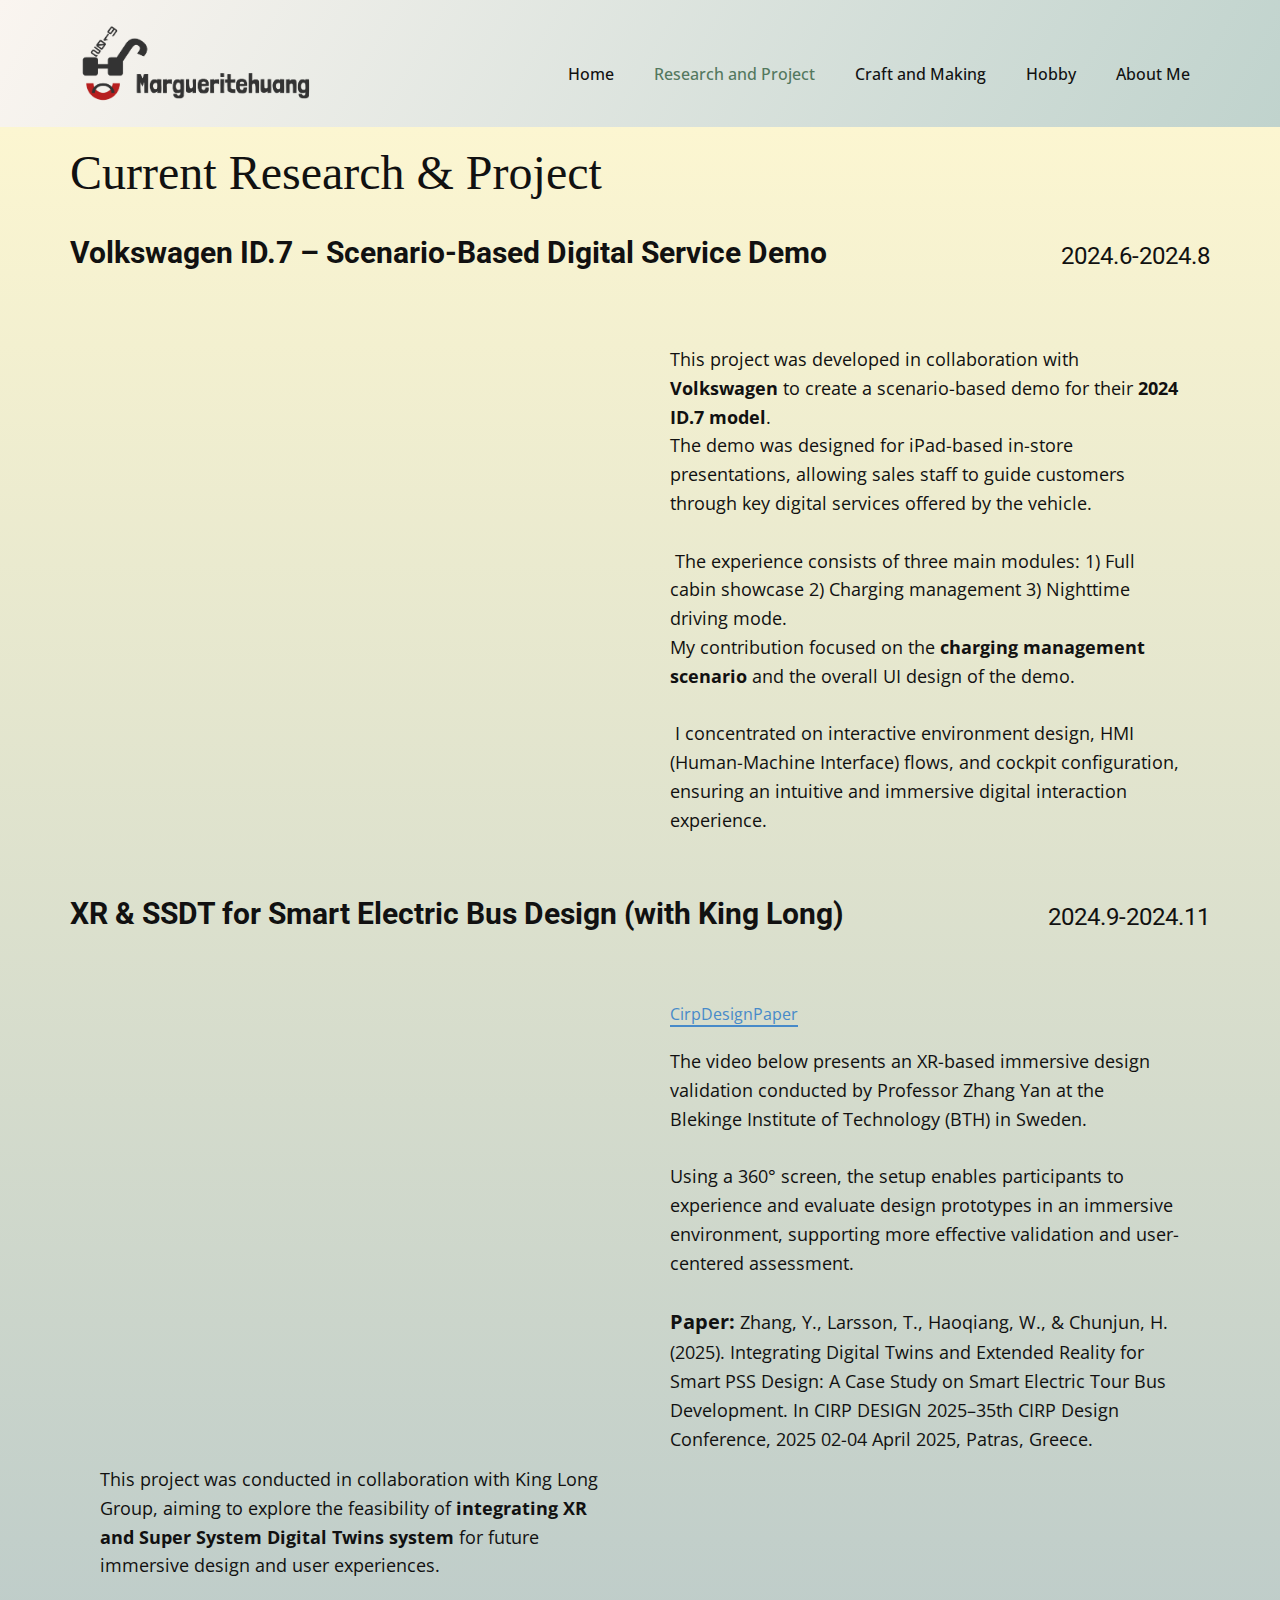
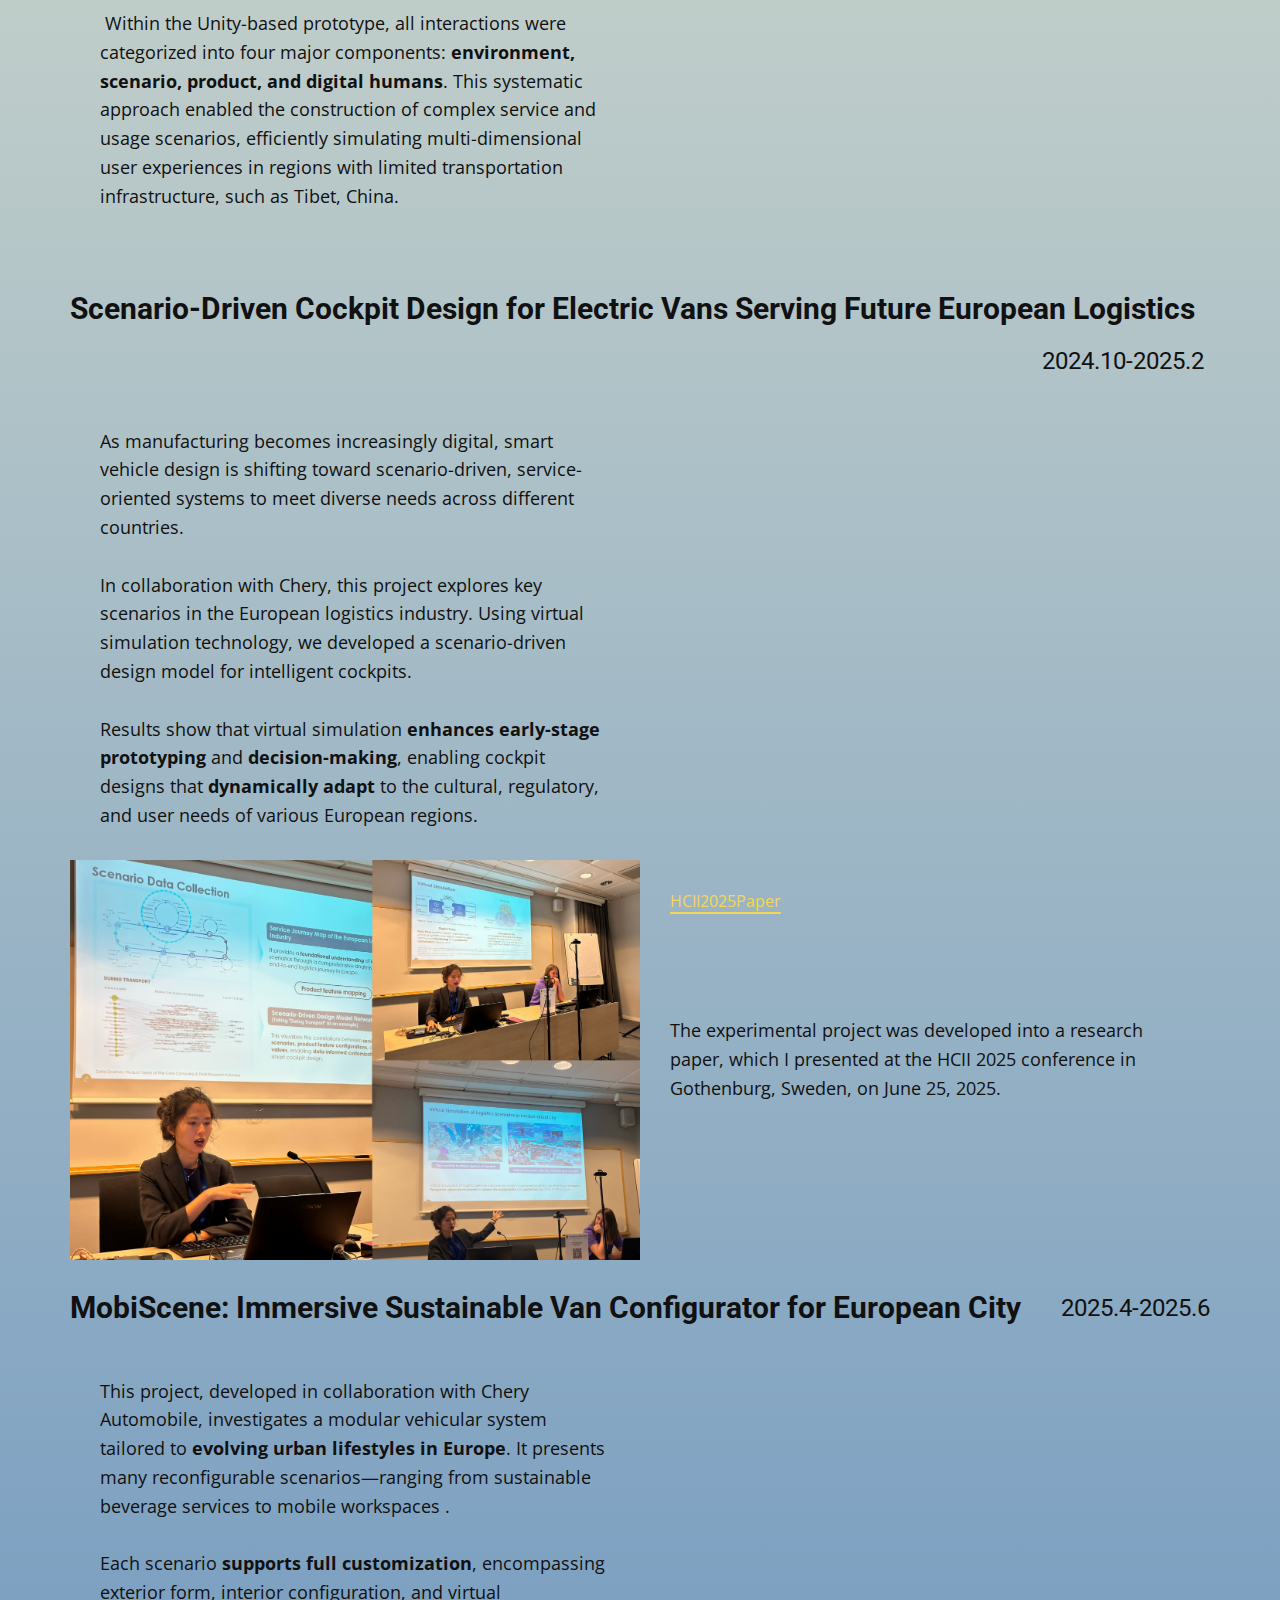
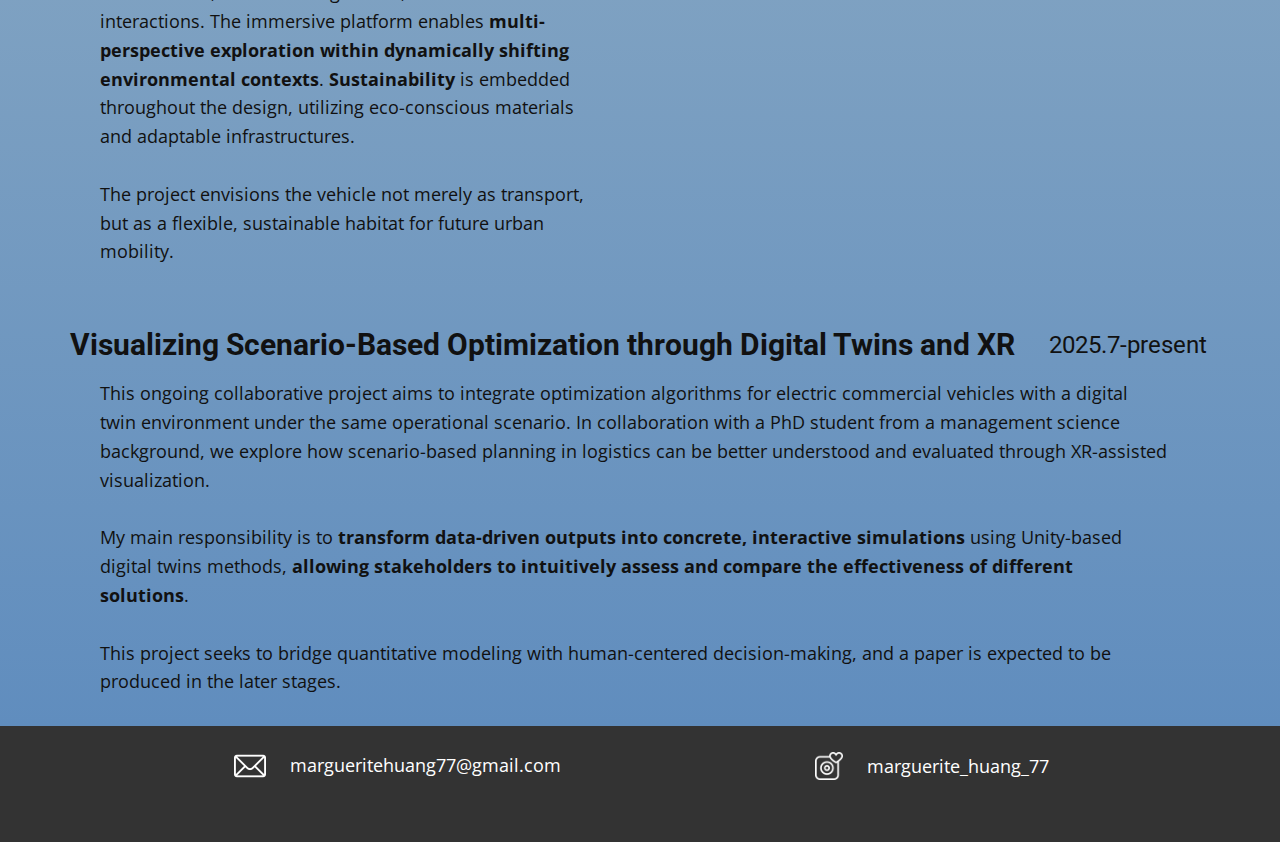
<file: Research-and-Project.html>
<!DOCTYPE html>
<html style="font-size: 16px;" lang="en"><head>
    <meta name="viewport" content="width=device-width, initial-scale=1.0">
    <meta charset="utf-8">
    <meta name="keywords" content="Huang Chunjun">
    <meta name="description" content="">
    <title>Research and Project</title>
    <link rel="stylesheet" href="nicepage.css" media="screen">
<link rel="stylesheet" href="Research-and-Project.css" media="screen">
    <script class="u-script" type="text/javascript" src="jquery.js" defer=""></script>
    <script class="u-script" type="text/javascript" src="nicepage.js" defer=""></script>
    <meta name="generator" content="Nicepage 7.11.17, nicepage.com">
    
    
    
    <link id="u-page-google-font" rel="stylesheet" href="https://fonts.googleapis.com/css2?display=swap&amp;family=Roboto:ital,wght@0,100..900;1,100..900&amp;family=Open+Sans:ital,wght@0,300..800;1,300..800">
    <script type="application/ld+json">{
		"@context": "http://schema.org",
		"@type": "Organization",
		"name": "",
		"logo": "images/logo.png"
}</script>
    <meta name="theme-color" content="#478ac9">
    <meta property="og:title" content="Research and Project">
    <meta property="og:type" content="website">
  <meta data-intl-tel-input-cdn-path="intlTelInput/"></head>
  <body data-path-to-root="./" data-include-products="false" class="u-body u-clearfix u-xl-mode" data-lang="en"><header class="u-clearfix u-gradient u-header u-image u-header" id="header"><div class="u-clearfix u-sheet u-valign-middle-lg u-valign-middle-md u-valign-middle-sm u-valign-middle-xs u-sheet-1">
        <a href="#" class="u-image u-logo u-image-1" data-image-width="5194" data-image-height="1913">
          <img src="images/logo.png" class="u-logo-image u-logo-image-1">
        </a>
        <nav class="u-menu u-menu-one-level u-offcanvas u-menu-1" role="navigation">
          <div class="menu-collapse" style="font-size: 1.125rem; letter-spacing: 0px; font-weight: 500;">
            <a class="u-button-style u-custom---text-active-color-var u-custom-border u-custom-border-color u-custom-borders u-custom-left-right-menu-spacing u-custom-padding-bottom u-custom-text-active-color u-custom-text-hover-color u-custom-text-shadow u-custom-top-bottom-menu-spacing u-hamburger-link u-nav-link u-text-active-palette-1-base u-text-hover-palette-2-base" href="#" tabindex="-1" aria-label="Open menu" aria-controls="c183">
              <svg class="u-svg-link" viewBox="0 0 24 24"><use xlink:href="#menu-hamburger"></use></svg>
              <svg class="u-svg-content" version="1.1" id="menu-hamburger" viewBox="0 0 16 16" x="0px" y="0px" xmlns:xlink="http://www.w3.org/1999/xlink" xmlns="http://www.w3.org/2000/svg"><g><rect y="1" width="16" height="2"></rect><rect y="7" width="16" height="2"></rect><rect y="13" width="16" height="2"></rect>
</g></svg>
            </a>
          </div>
          <div class="u-custom-menu u-nav-container" style="">
            <ul role="menubar" class="u-custom-font u-nav u-text-font u-unstyled u-nav-1"><li role="none" class="u-nav-item"><a role="menuitem" class="u-button-style u-nav-link u-text-active-color-var u-text-hover-custom-color-6" href="./" style="padding: 10px 20px; --text-active-color-var: #53785e;">Home</a>
</li><li role="none" class="u-nav-item" style=""><a role="menuitem" class="u-button-style u-nav-link u-text-active-color-var u-text-hover-custom-color-6" href="Research-and-Project.html" style="padding: 10px 20px; --text-active-color-var: #53785e;">Research and Project</a>
</li><li role="none" class="u-nav-item"><a role="menuitem" class="u-button-style u-nav-link u-text-active-color-var u-text-hover-custom-color-6" href="Craft-and-Making.html" style="padding: 10px 20px; --text-active-color-var: #53785e;">Craft and Making</a>
</li><li role="none" class="u-nav-item"><a role="menuitem" class="u-button-style u-nav-link u-text-active-color-var u-text-hover-custom-color-6" href="Hobby.html" style="padding: 10px 20px; --text-active-color-var: #53785e;">Hobby</a>
</li><li role="none" class="u-nav-item"><a role="menuitem" class="u-button-style u-nav-link u-text-active-color-var u-text-hover-custom-color-6" href="About-Me.html" style="padding: 10px 20px; --text-active-color-var: #53785e;">About Me</a>
</li></ul>
          </div>
          <div class="u-custom-menu u-nav-container-collapse" id="c183" role="region" aria-label="Menu panel">
            <div class="u-container-style u-inner-container-layout u-opacity u-opacity-var u-palette-5-dark-2 u-sidenav u-sidenav-1">
              <div class="u-inner-container-layout u-sidenav-overflow">
                <div class="u-menu-close" tabindex="-1" aria-label="Close menu"></div>
                <ul class="u-align-center u-nav u-popupmenu-items u-text-active-palette-3-light-2 u-unstyled u-nav-2" role="menubar"><li role="none" class="u-nav-item"><a role="menuitem" class="u-button-style u-nav-link" href="./">Home</a>
</li><li role="none" class="u-nav-item"><a role="menuitem" class="u-button-style u-nav-link" href="Research-and-Project.html">Research and Project</a>
</li><li role="none" class="u-nav-item"><a role="menuitem" class="u-button-style u-nav-link" href="Craft-and-Making.html">Craft and Making</a>
</li><li role="none" class="u-nav-item"><a role="menuitem" class="u-button-style u-nav-link" href="Hobby.html">Hobby</a>
</li><li role="none" class="u-nav-item"><a role="menuitem" class="u-button-style u-nav-link" href="About-Me.html">About Me</a>
</li></ul>
              </div>
            </div>
            <div class="u-black u-menu-overlay u-opacity u-opacity-var" style="--opacity: 0.7;"></div>
          </div>
        </nav>
      </div></header>
    <section class="u-clearfix u-gradient u-section-1" id="block-1">
      <div class="u-clearfix u-sheet u-valign-top-sm u-sheet-1">
        <div class="data-layout-selected u-clearfix u-expanded-width u-layout-wrap u-layout-wrap-1">
          <div class="u-layout">
            <div class="u-layout-row">
              <div class="u-container-style u-layout-cell u-size-60 u-layout-cell-1">
                <div class="u-container-layout u-valign-bottom-xs u-valign-top-xl u-container-layout-1">
                  <h2 class="u-align-left u-custom-font u-text u-text-1"> Current Research &amp; Project</h2>
                </div>
              </div>
            </div>
          </div>
        </div>
        <div class="data-layout-selected u-clearfix u-expanded-width u-layout-wrap u-layout-wrap-2">
          <div class="u-layout">
            <div class="u-layout-row">
              <div class="u-container-style u-layout-cell u-size-60 u-layout-cell-2">
                <div class="u-container-layout u-container-layout-2">
                  <h3 class="u-text u-text-2"> Volkswagen ID.7 – Scenario-Based Digital Service Demo</h3>
                  <h3 class="u-align-right u-text u-text-default u-text-3">2024.6-2024.8</h3>
                </div>
              </div>
            </div>
          </div>
        </div>
        <div class="data-layout-selected u-clearfix u-expanded-width u-layout-wrap u-layout-wrap-3">
          <div class="u-layout">
            <div class="u-layout-row">
              <div class="u-container-style u-layout-cell u-size-30 u-layout-cell-3">
                <div class="u-container-layout u-valign-middle-lg u-valign-middle-sm u-container-layout-3">
                  <div class="custom-expanded u-expanded-width-lg u-expanded-width-xl u-video u-video-contain u-video-1">
                    <div class="embed-responsive embed-responsive-1">
                      <iframe style="position: absolute;top: 0;left: 0;width: 100%;height: 100%;" class="embed-responsive-item" src="https://www.youtube.com/embed/-KkdwE5buu8?mute=0&amp;showinfo=0&amp;controls=0&amp;start=0" frameborder="0" allowfullscreen=""></iframe>
                    </div>
                  </div>
                </div>
              </div>
              <div class="u-container-style u-layout-cell u-size-30 u-layout-cell-4">
                <div class="u-container-layout u-valign-middle-lg u-valign-middle-sm u-container-layout-4">
                  <p class="u-text u-text-4"> This project was developed in collaboration with <span style="font-weight: 700;">Volkswagen</span> to create a scenario-based demo for their <span style="font-weight: 700;">2024 ID.7 model</span>.<br> The demo was designed for iPad-based in-store presentations, allowing sales staff to guide customers through key digital services offered by the vehicle.<br>
                    <br>&nbsp;The experience consists of three main modules: 1) Full cabin showcase 2) Charging management 3) Nighttime driving mode. <br> My contribution focused on the <span style="font-weight: 700;">charging management scenario</span> and the overall UI design of the demo.<br>
                    <br>&nbsp;I concentrated on interactive environment design, HMI (Human-Machine Interface) flows, and cockpit configuration, ensuring an intuitive and immersive digital interaction experience.
                  </p>
                </div>
              </div>
            </div>
          </div>
        </div>
        <h3 class="u-text u-text-5"> XR &amp; SSDT for Smart Electric Bus Design&nbsp;(with King Long)</h3>
        <h3 class="u-align-right u-text u-text-default u-text-6">2024.9-2024.11 </h3>
        <div class="data-layout-selected u-clearfix u-expanded-width u-layout-wrap u-layout-wrap-4">
          <div class="u-layout">
            <div class="u-layout-row">
              <div class="u-size-30 u-size-60-md">
                <div class="u-layout-col">
                  <div class="u-container-style u-layout-cell u-size-40 u-layout-cell-5">
                    <div class="u-container-layout u-valign-middle-lg u-valign-middle-sm u-valign-middle-xl u-container-layout-5">
                      <div class="u-video u-video-contain u-video-2">
                        <div class="embed-responsive embed-responsive-2">
                          <iframe style="position: absolute;top: 0;left: 0;width: 100%;height: 100%;" class="embed-responsive-item" src="https://www.youtube.com/embed/52pPTz0z-Pc?mute=0&amp;showinfo=0&amp;controls=0&amp;start=0" frameborder="0" allowfullscreen=""></iframe>
                        </div>
                      </div>
                    </div>
                  </div>
                  <div class="u-container-style u-layout-cell u-size-20 u-layout-cell-6">
                    <div class="u-container-layout u-valign-middle-lg u-valign-middle-sm u-valign-middle-xl u-container-layout-6">
                      <p class="u-text u-text-default-lg u-text-default-xl u-text-7"> This project was conducted in collaboration with King Long Group, aiming to explore the feasibility of<span style="font-weight: 700;"> integrating XR and Super System Digital Twins system</span> for future immersive design and user experiences.<br>
                        <br>&nbsp;Within the Unity-based prototype, all interactions were categorized into four major components: <span style="font-weight: 700;">environment, scenario, product, and digital humans</span>. This systematic approach enabled the construction of complex service and usage scenarios, efficiently simulating multi-dimensional user experiences in regions with limited transportation infrastructure, such as Tibet, China.
                      </p>
                    </div>
                  </div>
                </div>
              </div>
              <div class="u-size-30 u-size-60-md">
                <div class="u-layout-col">
                  <div class="u-container-style u-layout-cell u-size-20 u-layout-cell-7">
                    <div class="u-container-layout u-container-layout-7">
                      <a href="files/CIRPDESIGN2025_01409.pdf" class="u-active-none u-border-2 u-border-no-left u-border-no-right u-border-no-top u-border-palette-1-base u-btn u-btn-rectangle u-button-style u-file-link u-hover-none u-none u-btn-1" target="_blank">CirpDesignPaper</a>
                      <p class="u-text u-text-default u-text-8"> The video below presents an XR-based immersive design validation conducted by Professor Zhang Yan at the Blekinge Institute of Technology (BTH) in Sweden.&nbsp;<br>
                        <br>Using a 360° screen, the setup enables participants to experience and evaluate design prototypes in an immersive environment, supporting more effective validation and user-centered assessment.<br>
                        <br><span style="font-weight: 700; font-size: 1.25rem;">Paper:</span>&nbsp;Zhang, Y., Larsson, T., Haoqiang, W., &amp; Chunjun, H. (2025). Integrating Digital Twins and Extended Reality for Smart PSS Design: A Case Study on Smart Electric Tour Bus Development. In&nbsp;CIRP DESIGN 2025–35th CIRP Design Conference, 2025 02-04 April 2025, Patras, Greece.
                      </p>
                    </div>
                  </div>
                  <div class="u-container-style u-layout-cell u-size-40 u-layout-cell-8">
                    <div class="u-container-layout u-valign-middle-lg u-valign-middle-sm u-valign-middle-xl u-container-layout-8">
                      <div class="u-expanded-width u-video u-video-contain u-video-3">
                        <div class="embed-responsive embed-responsive-3">
                          <iframe style="position: absolute;top: 0;left: 0;width: 100%;height: 100%;" class="embed-responsive-item" src="https://www.youtube.com/embed/M7Andmq4RbM?mute=0&amp;showinfo=0&amp;controls=0&amp;start=0" frameborder="0" allowfullscreen=""></iframe>
                        </div>
                      </div>
                    </div>
                  </div>
                </div>
              </div>
            </div>
          </div>
        </div>
        <h3 class="u-align-left u-text u-text-9"> Scenario-Driven Cockpit Design for Electric Vans Serving Future European Logistics</h3>
        <h4 class="u-align-right u-text u-text-default-lg u-text-default-xl u-text-10">2024.10-2025.2</h4>
        <div class="data-layout-selected u-clearfix u-expanded-width u-gutter-0 u-layout-wrap u-layout-wrap-5">
          <div class="u-layout">
            <div class="u-layout-row">
              <div class="u-container-style u-layout-cell u-size-30 u-layout-cell-9">
                <div class="u-container-layout u-container-layout-9">
                  <p class="u-text u-text-default-lg u-text-default-md u-text-default-sm u-text-default-xl u-text-11"> As manufacturing becomes increasingly digital, smart vehicle design is shifting toward scenario-driven, service-oriented systems to meet diverse needs across different countries.&nbsp;<br>
                    <br>In collaboration with Chery, this project explores key scenarios in the European logistics industry. Using virtual simulation technology, we developed a scenario-driven design model for intelligent cockpits.&nbsp;<br>
                    <br>Results show that virtual simulation <span style="font-weight: 700;">enhances early-stage prototyping</span> and <span style="font-weight: 700;">decision-making</span>, enabling cockpit designs that <span style="font-weight: 700;">dynamically adapt</span> to the cultural, regulatory, and user needs of various European regions.
                  </p>
                </div>
              </div>
              <div class="u-container-style u-layout-cell u-size-30 u-layout-cell-10">
                <div class="u-container-layout u-valign-middle-lg u-valign-middle-md u-valign-middle-xl u-valign-top-sm u-container-layout-10">
                  <div class="u-expanded-width u-video u-video-contain u-video-4">
                    <div class="embed-responsive embed-responsive-4">
                      <iframe style="position: absolute;top: 0;left: 0;width: 100%;height: 100%;" class="embed-responsive-item" src="https://www.youtube.com/embed/skxUktxxXO4?mute=0&amp;showinfo=0&amp;controls=0&amp;start=0" frameborder="0" allowfullscreen=""></iframe>
                    </div>
                  </div>
                </div>
              </div>
            </div>
          </div>
        </div>
        <div class="data-layout-selected u-clearfix u-expanded-width u-layout-wrap u-layout-wrap-6">
          <div class="u-layout">
            <div class="u-layout-row">
              <div class="u-container-align-center u-container-style u-image u-layout-cell u-size-30 u-image-1" data-image-width="2948" data-image-height="2211">
                <div class="u-container-layout u-valign-top-lg u-valign-top-md u-valign-top-sm u-valign-top-xs u-container-layout-11"></div>
              </div>
              <div class="u-container-style u-layout-cell u-size-30 u-layout-cell-12">
                <div class="u-container-layout u-valign-top-lg u-valign-top-md u-valign-top-sm u-valign-top-xl u-container-layout-12">
                  <a href="files/HCII2025.ID1878.Scenario-drivendesignmodel.V3.pdf" class="u-active-none u-align-left u-border-2 u-border-no-left u-border-no-right u-border-no-top u-border-palette-3-light-1 u-btn u-btn-rectangle u-button-style u-file-link u-hover-none u-none u-btn-2" target="_blank">HCII2025Paper</a>
                  <p class="u-text u-text-default u-text-12"> The experimental project was developed into a research paper, which I presented at the HCII 2025 conference in Gothenburg, Sweden, on June 25, 2025.</p>
                </div>
              </div>
            </div>
          </div>
        </div>
        <h3 class="u-align-left u-text u-text-13"> MobiScene: Immersive Sustainable Van Configurator for European City</h3>
        <h4 class="u-align-right u-text u-text-14">2025.4-2025.6</h4>
        <div class="data-layout-selected u-clearfix u-expanded-width u-layout-wrap u-layout-wrap-7">
          <div class="u-layout">
            <div class="u-layout-row">
              <div class="u-container-style u-layout-cell u-size-30 u-layout-cell-13">
                <div class="u-container-layout u-container-layout-13">
                  <p class="u-text u-text-default-lg u-text-default-md u-text-default-sm u-text-default-xl u-text-15"> This project, developed in collaboration with Chery Automobile, investigates a modular vehicular system tailored to <span style="font-weight: 700;">evolving urban lifestyles in Europe</span>. It presents many reconfigurable scenarios—ranging from sustainable beverage services to mobile workspaces .&nbsp;<br>
                    <br>Each scenario <span style="font-weight: 700;">supports full customization</span>, encompassing exterior form, interior configuration, and virtual interactions. The immersive platform enables <span style="font-weight: 700;">multi-perspective exploration within dynamically shifting environmental contexts</span>. <span style="font-weight: 700;">Sustainability</span> is embedded throughout the design, utilizing eco-conscious materials and adaptable infrastructures.&nbsp;<br>
                    <br>The project envisions the vehicle not merely as transport, but as a flexible, sustainable habitat for future urban mobility.
                  </p>
                </div>
              </div>
              <div class="u-container-style u-layout-cell u-size-30 u-layout-cell-14">
                <div class="u-container-layout u-valign-middle-lg u-valign-middle-sm u-valign-middle-xl u-container-layout-14">
                  <div class="u-expanded-width u-video u-video-contain u-video-5">
                    <div class="embed-responsive embed-responsive-5">
                      <iframe style="position: absolute;top: 0;left: 0;width: 100%;height: 100%;" class="embed-responsive-item" src="https://www.youtube.com/embed/1uTaxrxa0hs?mute=0&amp;showinfo=0&amp;controls=0&amp;start=0" frameborder="0" allowfullscreen=""></iframe>
                    </div>
                  </div>
                </div>
              </div>
            </div>
          </div>
        </div>
        <h3 class="u-align-left u-text u-text-default-lg u-text-default-md u-text-default-sm u-text-default-xl u-text-16"> Visualizing Scenario-Based Optimization through Digital Twins and XR</h3>
        <h4 class="u-align-left u-text u-text-default-lg u-text-default-md u-text-default-sm u-text-default-xl u-text-17">2025.7-present</h4>
        <p class="u-align-left u-text u-text-18"> This ongoing collaborative project aims to integrate optimization algorithms for electric commercial vehicles with a digital twin environment under the same operational scenario. In collaboration with a PhD student from a management science background, we explore how scenario-based planning in logistics can be better understood and evaluated through XR-assisted visualization.&nbsp;<br>
          <br>My main responsibility is to <span style="font-weight: 700;">transform data-driven outputs into concrete, interactive simulations</span> using Unity-based digital twins methods, <span style="font-weight: 700;">allowing stakeholders to intuitively assess and compare the effectiveness of different solutions</span>.&nbsp;<br>
          <br>This project seeks to bridge quantitative modeling with human-centered decision-making, and a paper is expected to be produced in the later stages.
        </p>
      </div>
    </section>
    
    
    
    <footer class="u-align-center u-clearfix u-container-align-center u-footer u-grey-80 u-footer" id="footer"><div class="u-clearfix u-sheet u-valign-middle-lg u-valign-middle-sm u-valign-middle-xs u-sheet-1"><span class="u-file-icon u-icon u-icon-rectangle u-icon-1"><img src="images/2097658-a40995e4.png" alt=""></span><span class="u-file-icon u-icon u-icon-rectangle u-icon-2"><img src="images/646094-251de927.png" alt=""></span>
        <p class="u-text u-text-default u-text-1"> margueritehuang77@gmail.com</p>
        <p class="u-text u-text-default u-text-2">marguerite_huang_77</p>
      </div></footer>
    <section class="u-backlink u-clearfix u-grey-80"></section>
  
</body></html>
</file>
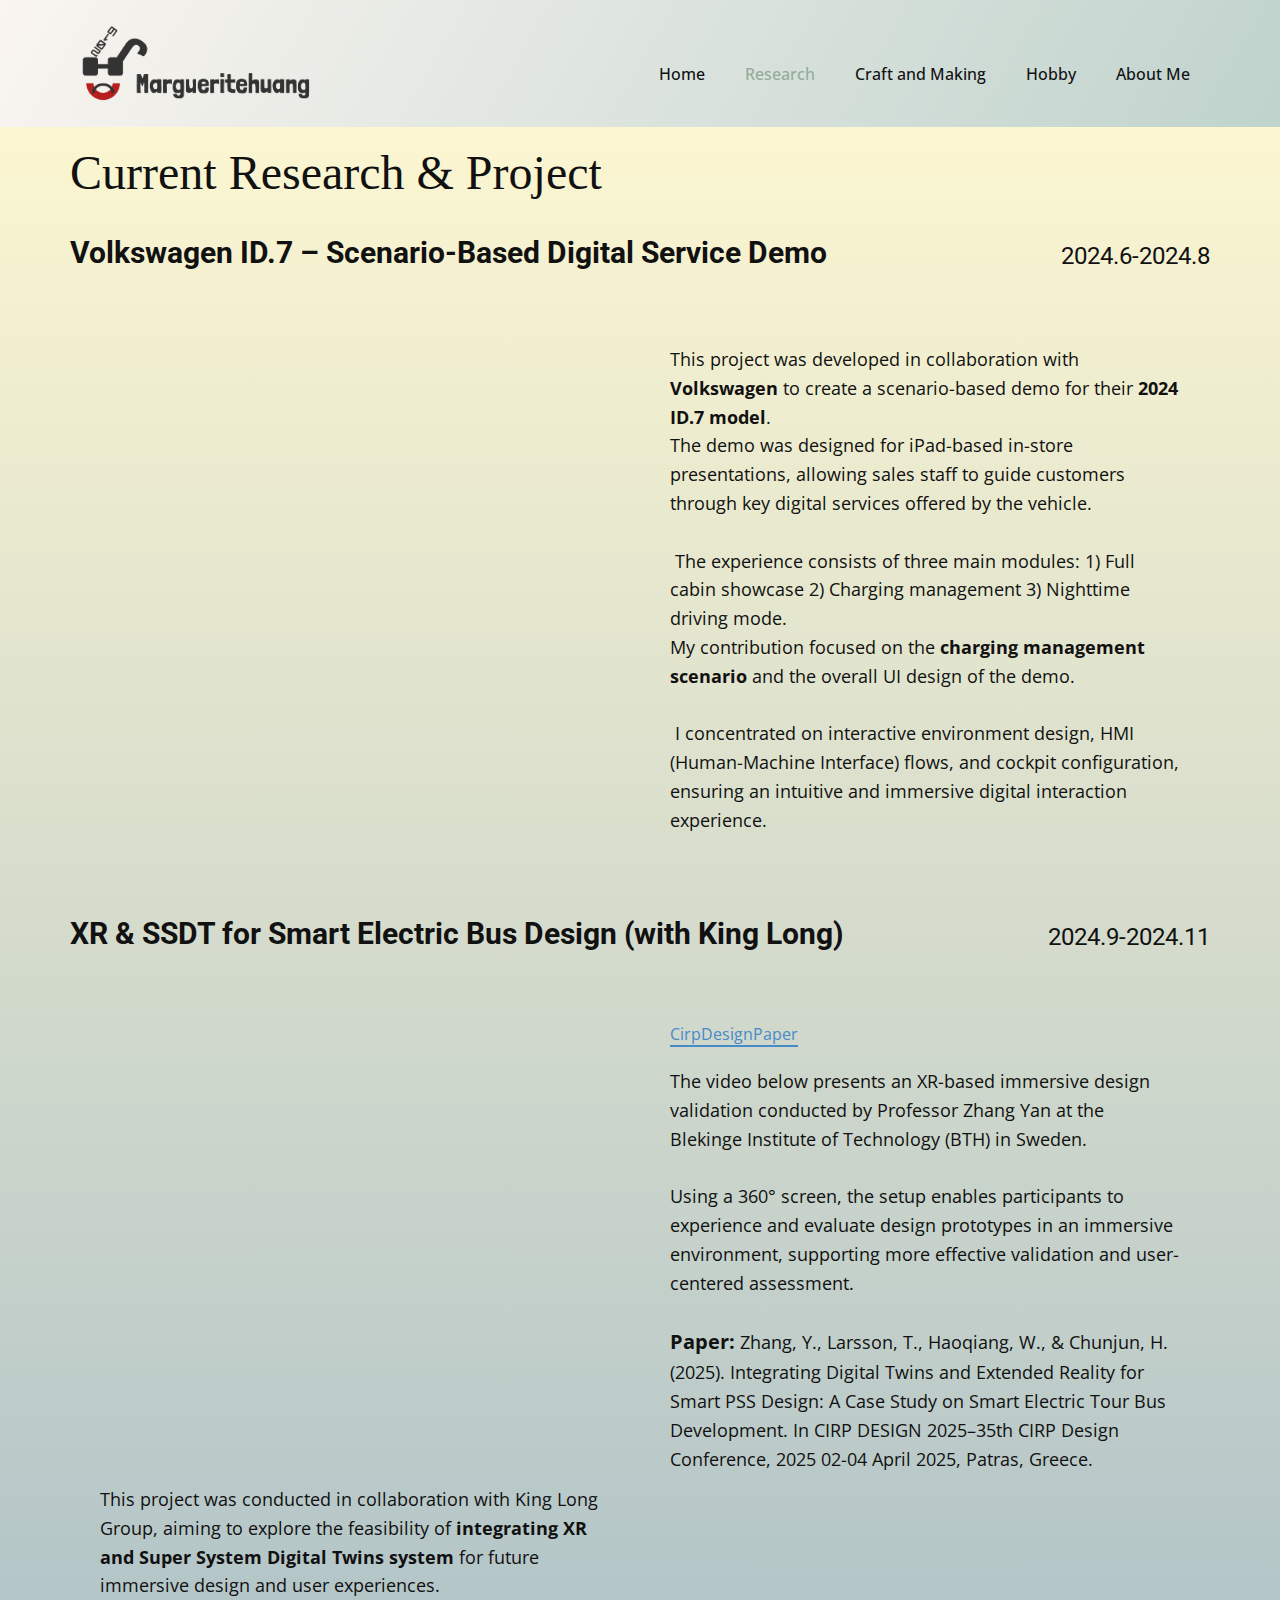
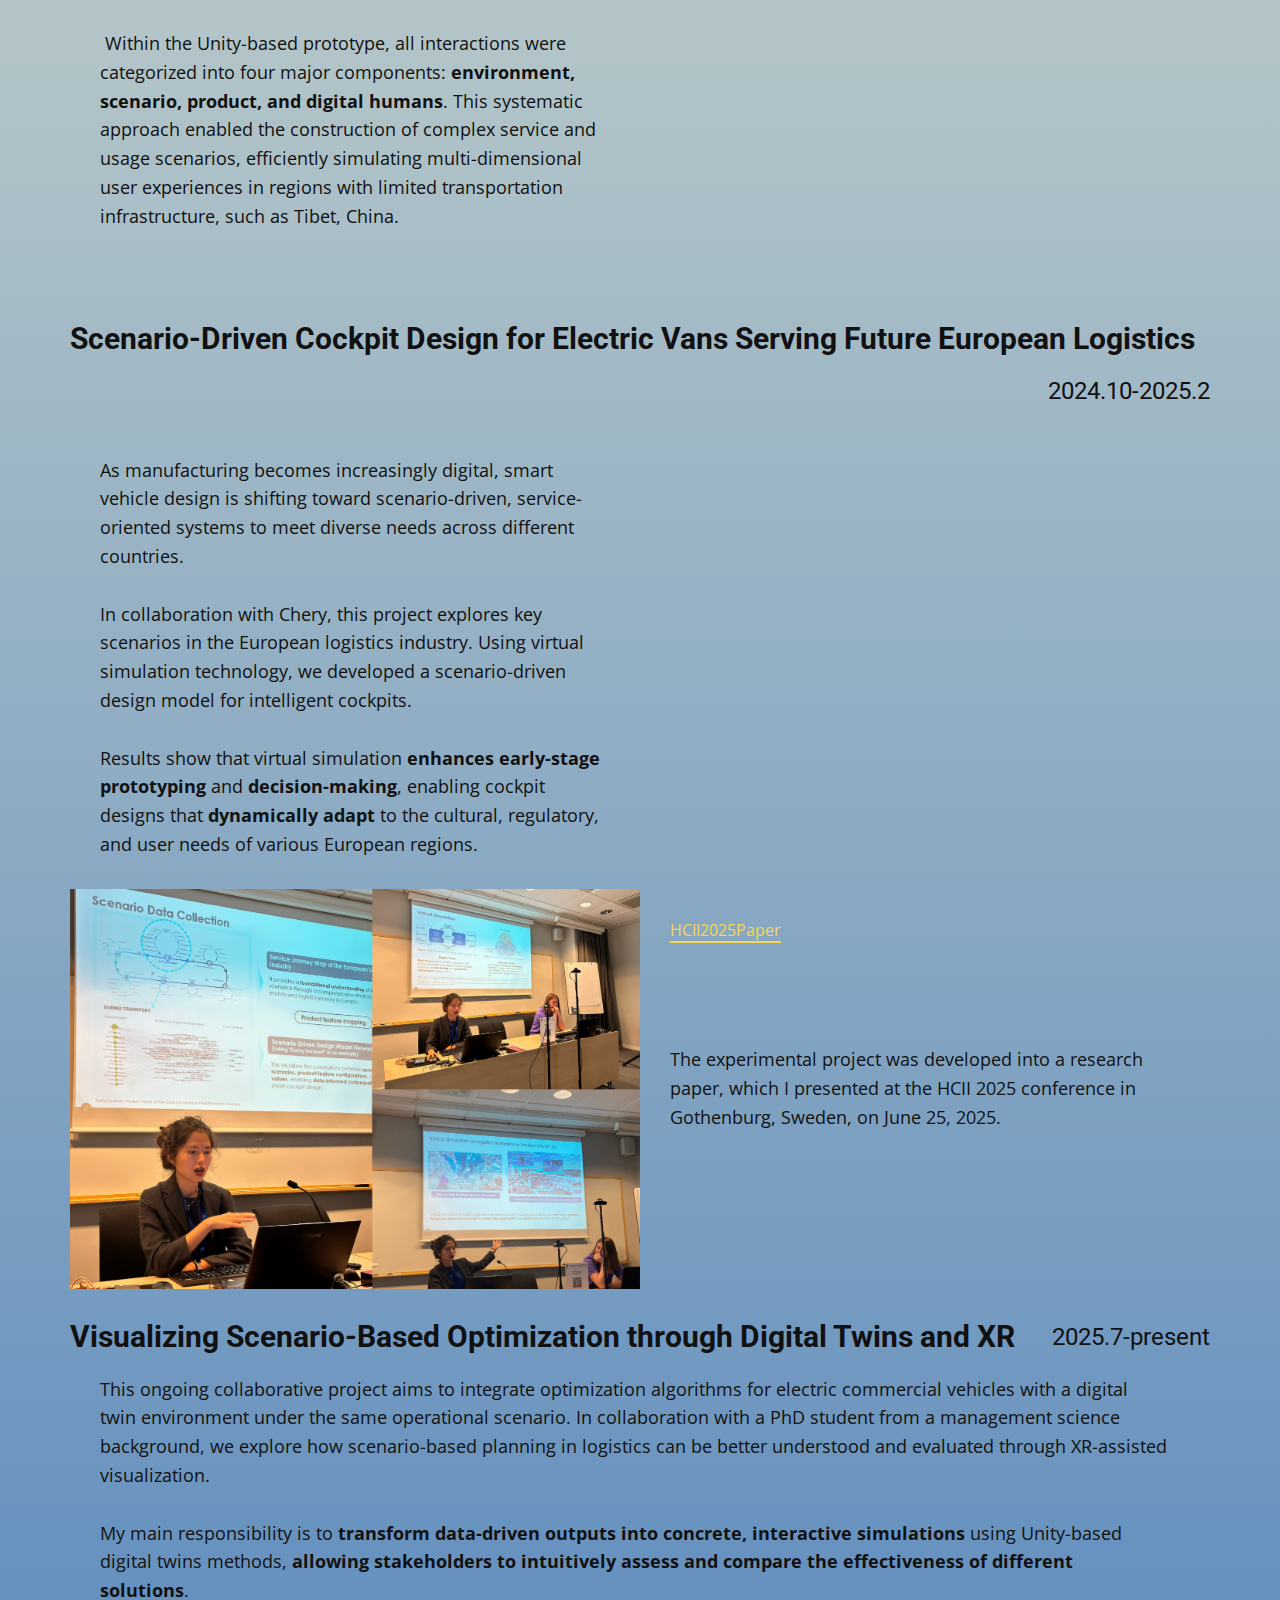
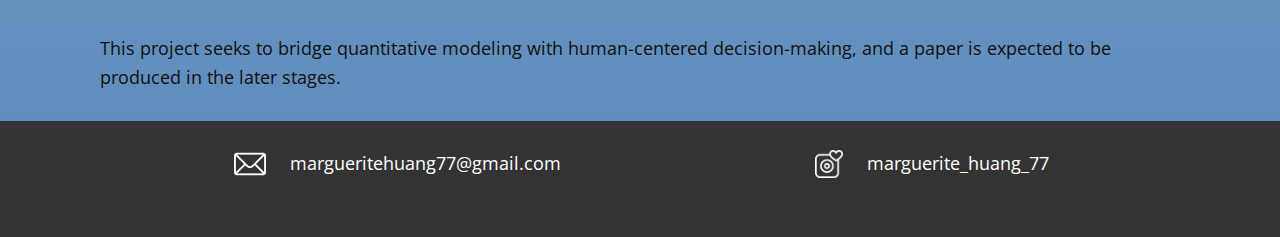
<file: Research.html>
<!DOCTYPE html>
<html style="font-size: 16px;" lang="en"><head>
    <meta name="viewport" content="width=device-width, initial-scale=1.0">
    <meta charset="utf-8">
    <meta name="keywords" content="Huang Chunjun">
    <meta name="description" content="">
    <title>Research</title>
    <link rel="stylesheet" href="nicepage.css" media="screen">
<link rel="stylesheet" href="Research.css" media="screen">
    <script class="u-script" type="text/javascript" src="jquery.js" defer=""></script>
    <script class="u-script" type="text/javascript" src="nicepage.js" defer=""></script>
    <meta name="generator" content="Nicepage 7.11.17, nicepage.com">
    
    
    
    <link id="u-page-google-font" rel="stylesheet" href="https://fonts.googleapis.com/css2?display=swap&amp;family=Roboto:ital,wght@0,100..900;1,100..900&amp;family=Open+Sans:ital,wght@0,300..800;1,300..800">
    <script type="application/ld+json">{
		"@context": "http://schema.org",
		"@type": "Organization",
		"name": "",
		"logo": "images/logo.png"
}</script>
    <meta name="theme-color" content="#478ac9">
    <meta property="og:title" content="Research">
    <meta property="og:type" content="website">
  <meta data-intl-tel-input-cdn-path="intlTelInput/"></head>
  <body data-path-to-root="./" data-include-products="false" class="u-body u-clearfix u-xl-mode" data-lang="en"><header class="u-clearfix u-gradient u-header u-image u-header" id="header"><div class="u-clearfix u-sheet u-valign-middle-lg u-valign-middle-md u-valign-middle-sm u-valign-middle-xs u-sheet-1">
        <a href="#" class="u-image u-logo u-image-1" data-image-width="5194" data-image-height="1913">
          <img src="images/logo.png" class="u-logo-image u-logo-image-1">
        </a>
        <nav class="u-menu u-menu-one-level u-offcanvas u-menu-1" role="navigation">
          <div class="menu-collapse" style="font-size: 1.125rem; letter-spacing: 0px; font-weight: 500;">
            <a class="u-button-style u-custom---text-active-color-var u-custom-border u-custom-border-color u-custom-borders u-custom-left-right-menu-spacing u-custom-padding-bottom u-custom-text-active-color u-custom-text-hover-color u-custom-text-shadow u-custom-top-bottom-menu-spacing u-hamburger-link u-nav-link u-text-active-palette-1-base u-text-hover-palette-2-base" href="#" tabindex="-1" aria-label="Open menu" aria-controls="c183">
              <svg class="u-svg-link" viewBox="0 0 24 24"><use xlink:href="#menu-hamburger"></use></svg>
              <svg class="u-svg-content" version="1.1" id="menu-hamburger" viewBox="0 0 16 16" x="0px" y="0px" xmlns:xlink="http://www.w3.org/1999/xlink" xmlns="http://www.w3.org/2000/svg"><g><rect y="1" width="16" height="2"></rect><rect y="7" width="16" height="2"></rect><rect y="13" width="16" height="2"></rect>
</g></svg>
            </a>
          </div>
          <div class="u-custom-menu u-nav-container" style="">
            <ul role="menubar" class="u-custom-font u-nav u-text-font u-unstyled u-nav-1"><li role="none" class="u-nav-item"><a role="menuitem" class="u-button-style u-nav-link u-text-active-color-var u-text-hover-custom-color-6" href="./" style="--text-active-color-var: #92ac9a; padding: 10px 20px;">Home</a>
</li><li role="none" class="u-nav-item" style=""><a role="menuitem" class="u-button-style u-nav-link u-text-active-color-var u-text-hover-custom-color-6" href="Research.html" style="--text-active-color-var: #92ac9a; padding: 10px 20px;">Research</a>
</li><li role="none" class="u-nav-item"><a role="menuitem" class="u-button-style u-nav-link u-text-active-color-var u-text-hover-custom-color-6" href="Craft-and-Making.html" style="--text-active-color-var: #92ac9a; padding: 10px 20px;">Craft and Making</a>
</li><li role="none" class="u-nav-item"><a role="menuitem" class="u-button-style u-nav-link u-text-active-color-var u-text-hover-custom-color-6" href="Hobby.html" style="--text-active-color-var: #92ac9a; padding: 10px 20px;">Hobby</a>
</li><li role="none" class="u-nav-item"><a role="menuitem" class="u-button-style u-nav-link u-text-active-color-var u-text-hover-custom-color-6" href="About-Me.html" style="--text-active-color-var: #92ac9a; padding: 10px 20px;">About Me</a>
</li></ul>
          </div>
          <div class="u-custom-menu u-nav-container-collapse" id="c183" role="region" aria-label="Menu panel">
            <div class="u-container-style u-inner-container-layout u-opacity u-opacity-var u-palette-5-dark-2 u-sidenav u-sidenav-1">
              <div class="u-inner-container-layout u-sidenav-overflow">
                <div class="u-menu-close" tabindex="-1" aria-label="Close menu"></div>
                <ul class="u-align-center-lg u-align-center-md u-align-center-sm u-align-center-xl u-align-left-xs u-nav u-popupmenu-items u-text-active-palette-3-light-2 u-unstyled u-nav-2" role="menubar"><li role="none" class="u-nav-item"><a role="menuitem" class="u-button-style u-nav-link" href="./">Home</a>
</li><li role="none" class="u-nav-item"><a role="menuitem" class="u-button-style u-nav-link" href="Research.html">Research</a>
</li><li role="none" class="u-nav-item"><a role="menuitem" class="u-button-style u-nav-link" href="Craft-and-Making.html">Craft and Making</a>
</li><li role="none" class="u-nav-item"><a role="menuitem" class="u-button-style u-nav-link" href="Hobby.html">Hobby</a>
</li><li role="none" class="u-nav-item"><a role="menuitem" class="u-button-style u-nav-link" href="About-Me.html">About Me</a>
</li></ul>
              </div>
            </div>
            <div class="u-black u-menu-overlay u-opacity u-opacity-var" style="--opacity: 0.7;"></div>
          </div>
        </nav>
      </div></header>
    <section class="u-clearfix u-gradient u-section-1" id="block-1">
      <div class="u-clearfix u-sheet u-valign-top-md u-valign-top-sm u-sheet-1">
        <div class="data-layout-selected u-clearfix u-expanded-width u-layout-wrap u-layout-wrap-1">
          <div class="u-layout">
            <div class="u-layout-row">
              <div class="u-container-style u-layout-cell u-size-60 u-layout-cell-1">
                <div class="u-container-layout u-valign-bottom-xs u-valign-top-xl u-container-layout-1">
                  <h2 class="u-align-left u-custom-font u-text u-text-1"> Current Research &amp; Project</h2>
                </div>
              </div>
            </div>
          </div>
        </div>
        <div class="data-layout-selected u-clearfix u-expanded-width u-layout-wrap u-layout-wrap-2">
          <div class="u-layout">
            <div class="u-layout-row">
              <div class="u-container-style u-layout-cell u-size-60 u-layout-cell-2">
                <div class="u-container-layout u-container-layout-2">
                  <h3 class="u-text u-text-2"> Volkswagen ID.7 – Scenario-Based Digital Service Demo</h3>
                  <h3 class="u-align-right u-text u-text-default u-text-3">2024.6-2024.8</h3>
                </div>
              </div>
            </div>
          </div>
        </div>
        <div class="data-layout-selected u-clearfix u-expanded-width u-layout-wrap u-layout-wrap-3">
          <div class="u-layout">
            <div class="u-layout-row">
              <div class="u-container-style u-layout-cell u-size-30 u-layout-cell-3">
                <div class="u-container-layout u-valign-middle-lg u-valign-middle-md u-valign-middle-sm u-container-layout-3">
                  <div class="u-expanded-width u-video u-video-contain u-video-1">
                    <div class="embed-responsive embed-responsive-1">
                      <iframe style="position: absolute;top: 0;left: 0;width: 100%;height: 100%;" class="embed-responsive-item" src="https://www.youtube.com/embed/-KkdwE5buu8?mute=0&amp;showinfo=0&amp;controls=0&amp;start=0" frameborder="0" allowfullscreen=""></iframe>
                    </div>
                  </div>
                </div>
              </div>
              <div class="u-container-style u-layout-cell u-size-30 u-layout-cell-4">
                <div class="u-container-layout u-valign-middle-lg u-valign-middle-md u-valign-middle-sm u-valign-middle-xs u-container-layout-4">
                  <p class="u-text u-text-4"> This project was developed in collaboration with <span style="font-weight: 700;">Volkswagen</span> to create a scenario-based demo for their <span style="font-weight: 700;">2024 ID.7 model</span>.<br> The demo was designed for iPad-based in-store presentations, allowing sales staff to guide customers through key digital services offered by the vehicle.<br>
                    <br>&nbsp;The experience consists of three main modules: 1) Full cabin showcase 2) Charging management 3) Nighttime driving mode. <br> My contribution focused on the <span style="font-weight: 700;">charging management scenario</span> and the overall UI design of the demo.<br>
                    <br>&nbsp;I concentrated on interactive environment design, HMI (Human-Machine Interface) flows, and cockpit configuration, ensuring an intuitive and immersive digital interaction experience.
                  </p>
                </div>
              </div>
            </div>
          </div>
        </div>
        <h3 class="u-text u-text-5"> XR &amp; SSDT for Smart Electric Bus Design&nbsp;(with King Long)</h3>
        <h3 class="u-align-right u-text u-text-default u-text-6">2024.9-2024.11 </h3>
        <div class="data-layout-selected u-clearfix u-expanded-width u-layout-wrap u-layout-wrap-4">
          <div class="u-layout">
            <div class="u-layout-row">
              <div class="u-size-30 u-size-60-md">
                <div class="u-layout-col">
                  <div class="u-container-style u-layout-cell u-size-40 u-layout-cell-5">
                    <div class="u-container-layout u-valign-middle-lg u-valign-middle-md u-valign-middle-sm u-valign-middle-xl u-container-layout-5">
                      <div class="u-video u-video-contain u-video-2">
                        <div class="embed-responsive embed-responsive-2">
                          <iframe style="position: absolute;top: 0;left: 0;width: 100%;height: 100%;" class="embed-responsive-item" src="https://www.youtube.com/embed/52pPTz0z-Pc?mute=0&amp;showinfo=0&amp;controls=0&amp;start=0" frameborder="0" allowfullscreen=""></iframe>
                        </div>
                      </div>
                    </div>
                  </div>
                  <div class="u-container-style u-layout-cell u-size-20 u-layout-cell-6">
                    <div class="u-container-layout u-valign-middle-lg u-valign-middle-md u-valign-middle-sm u-valign-middle-xl u-container-layout-6">
                      <p class="u-text u-text-default-lg u-text-default-md u-text-default-sm u-text-default-xl u-text-7"> This project was conducted in collaboration with King Long Group, aiming to explore the feasibility of<span style="font-weight: 700;"> integrating XR and Super System Digital Twins system</span> for future immersive design and user experiences.<br>
                        <br>&nbsp;Within the Unity-based prototype, all interactions were categorized into four major components: <span style="font-weight: 700;">environment, scenario, product, and digital humans</span>. This systematic approach enabled the construction of complex service and usage scenarios, efficiently simulating multi-dimensional user experiences in regions with limited transportation infrastructure, such as Tibet, China.
                      </p>
                    </div>
                  </div>
                </div>
              </div>
              <div class="u-size-30 u-size-60-md">
                <div class="u-layout-col">
                  <div class="u-container-style u-layout-cell u-size-20 u-layout-cell-7">
                    <div class="u-container-layout u-container-layout-7">
                      <a href="files/CIRPDESIGN2025_01409.pdf" class="u-active-none u-border-2 u-border-no-left u-border-no-right u-border-no-top u-border-palette-1-base u-btn u-btn-rectangle u-button-style u-file-link u-hover-none u-none u-btn-1" target="_blank">CirpDesignPaper</a>
                      <p class="u-text u-text-default u-text-8"> The video below presents an XR-based immersive design validation conducted by Professor Zhang Yan at the Blekinge Institute of Technology (BTH) in Sweden.&nbsp;<br>
                        <br>Using a 360° screen, the setup enables participants to experience and evaluate design prototypes in an immersive environment, supporting more effective validation and user-centered assessment.<br>
                        <br><span style="font-weight: 700; font-size: 1.25rem;">Paper:</span>&nbsp;Zhang, Y., Larsson, T., Haoqiang, W., &amp; Chunjun, H. (2025). Integrating Digital Twins and Extended Reality for Smart PSS Design: A Case Study on Smart Electric Tour Bus Development. In&nbsp;CIRP DESIGN 2025–35th CIRP Design Conference, 2025 02-04 April 2025, Patras, Greece.
                      </p>
                    </div>
                  </div>
                  <div class="u-container-style u-layout-cell u-size-40 u-layout-cell-8">
                    <div class="u-container-layout u-valign-middle-lg u-valign-middle-md u-valign-middle-sm u-valign-middle-xl u-container-layout-8">
                      <div class="u-expanded-width u-video u-video-contain u-video-3">
                        <div class="embed-responsive embed-responsive-3">
                          <iframe style="position: absolute;top: 0;left: 0;width: 100%;height: 100%;" class="embed-responsive-item" src="https://www.youtube.com/embed/M7Andmq4RbM?mute=0&amp;showinfo=0&amp;controls=0&amp;start=0" frameborder="0" allowfullscreen=""></iframe>
                        </div>
                      </div>
                    </div>
                  </div>
                </div>
              </div>
            </div>
          </div>
        </div>
        <h3 class="u-align-left u-text u-text-9"> Scenario-Driven Cockpit Design for Electric Vans Serving Future European Logistics</h3>
        <h4 class="u-align-right u-text u-text-default u-text-10">2024.10-2025.2</h4>
        <div class="data-layout-selected u-clearfix u-expanded-width u-layout-wrap u-layout-wrap-5">
          <div class="u-layout">
            <div class="u-layout-row">
              <div class="u-container-style u-layout-cell u-size-30 u-layout-cell-9">
                <div class="u-container-layout u-container-layout-9">
                  <p class="u-text u-text-default-lg u-text-default-md u-text-default-sm u-text-default-xl u-text-11"> As manufacturing becomes increasingly digital, smart vehicle design is shifting toward scenario-driven, service-oriented systems to meet diverse needs across different countries.&nbsp;<br>
                    <br>In collaboration with Chery, this project explores key scenarios in the European logistics industry. Using virtual simulation technology, we developed a scenario-driven design model for intelligent cockpits.&nbsp;<br>
                    <br>Results show that virtual simulation <span style="font-weight: 700;">enhances early-stage prototyping</span> and <span style="font-weight: 700;">decision-making</span>, enabling cockpit designs that <span style="font-weight: 700;">dynamically adapt</span> to the cultural, regulatory, and user needs of various European regions.
                  </p>
                </div>
              </div>
              <div class="u-container-style u-layout-cell u-size-30 u-layout-cell-10">
                <div class="u-container-layout u-valign-middle-lg u-valign-middle-xl u-valign-top-md u-valign-top-sm u-container-layout-10">
                  <div class="u-expanded-width u-video u-video-contain u-video-4">
                    <div class="embed-responsive embed-responsive-4">
                      <iframe style="position: absolute;top: 0;left: 0;width: 100%;height: 100%;" class="embed-responsive-item" src="https://www.youtube.com/embed/skxUktxxXO4?mute=0&amp;showinfo=0&amp;controls=0&amp;start=0" frameborder="0" allowfullscreen=""></iframe>
                    </div>
                  </div>
                </div>
              </div>
            </div>
          </div>
        </div>
        <div class="data-layout-selected u-clearfix u-expanded-width u-layout-wrap u-layout-wrap-6">
          <div class="u-layout">
            <div class="u-layout-row">
              <div class="u-container-align-center u-container-style u-image u-layout-cell u-size-30 u-image-1" data-image-width="2948" data-image-height="2211">
                <div class="u-container-layout u-valign-top-lg u-valign-top-md u-valign-top-sm u-valign-top-xs u-container-layout-11"></div>
              </div>
              <div class="u-container-style u-layout-cell u-size-30 u-layout-cell-12">
                <div class="u-container-layout u-valign-top-lg u-valign-top-md u-valign-top-sm u-valign-top-xl u-container-layout-12">
                  <a href="files/HCII2025.ID1878.Scenario-drivendesignmodel.V3.pdf" class="u-active-none u-align-left u-border-2 u-border-no-left u-border-no-right u-border-no-top u-border-palette-3-light-1 u-btn u-btn-rectangle u-button-style u-file-link u-hover-none u-none u-btn-2" target="_blank">HCII2025Paper</a>
                  <p class="u-text u-text-default u-text-12"> The experimental project was developed into a research paper, which I presented at the HCII 2025 conference in Gothenburg, Sweden, on June 25, 2025.</p>
                </div>
              </div>
            </div>
          </div>
        </div>
        <h3 class="u-align-left u-text u-text-default-lg u-text-default-md u-text-default-sm u-text-default-xl u-text-13"> Visualizing Scenario-Based Optimization through Digital Twins and XR</h3>
        <h4 class="u-align-left u-text u-text-default u-text-14">2025.7-present</h4>
        <p class="u-align-left u-text u-text-15"> This ongoing collaborative project aims to integrate optimization algorithms for electric commercial vehicles with a digital twin environment under the same operational scenario. In collaboration with a PhD student from a management science background, we explore how scenario-based planning in logistics can be better understood and evaluated through XR-assisted visualization.&nbsp;<br>
          <br>My main responsibility is to <span style="font-weight: 700;">transform data-driven outputs into concrete, interactive simulations</span> using Unity-based digital twins methods, <span style="font-weight: 700;">allowing stakeholders to intuitively assess and compare the effectiveness of different solutions</span>.&nbsp;<br>
          <br>This project seeks to bridge quantitative modeling with human-centered decision-making, and a paper is expected to be produced in the later stages.
        </p>
      </div>
    </section>
    
    
    
    <footer class="u-align-center u-clearfix u-container-align-center u-footer u-grey-80 u-footer" id="footer"><div class="u-clearfix u-sheet u-valign-middle-lg u-valign-middle-sm u-valign-middle-xl u-valign-middle-xs u-sheet-1"><span class="u-file-icon u-icon u-icon-rectangle u-icon-1"><img src="images/2097658-a40995e4.png" alt=""></span><span class="u-file-icon u-icon u-icon-rectangle u-icon-2"><img src="images/646094-251de927.png" alt=""></span>
        <p class="u-text u-text-default u-text-1"> margueritehuang77@gmail.com</p>
        <p class="u-text u-text-default u-text-2">marguerite_huang_77</p>
      </div></footer>
    <section class="u-backlink u-clearfix u-grey-80"></section>
  
</body></html>
</file>
